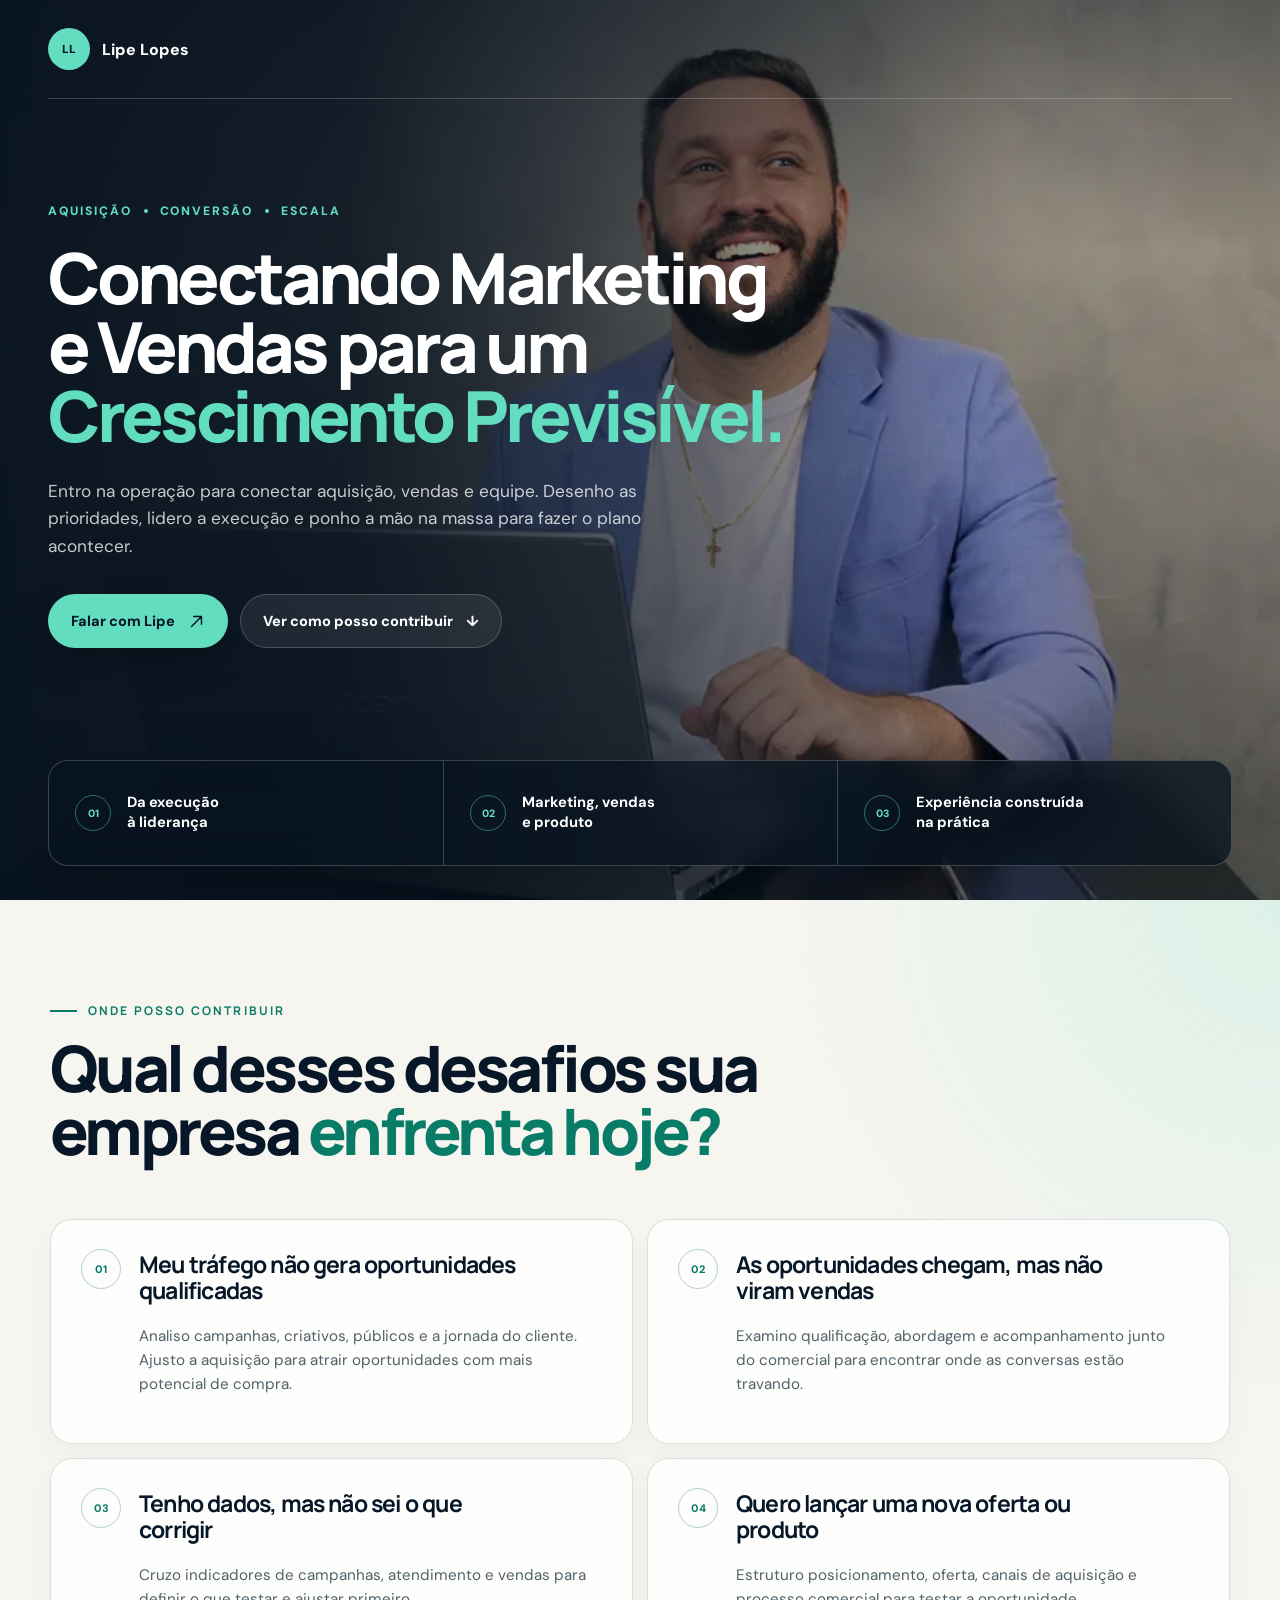
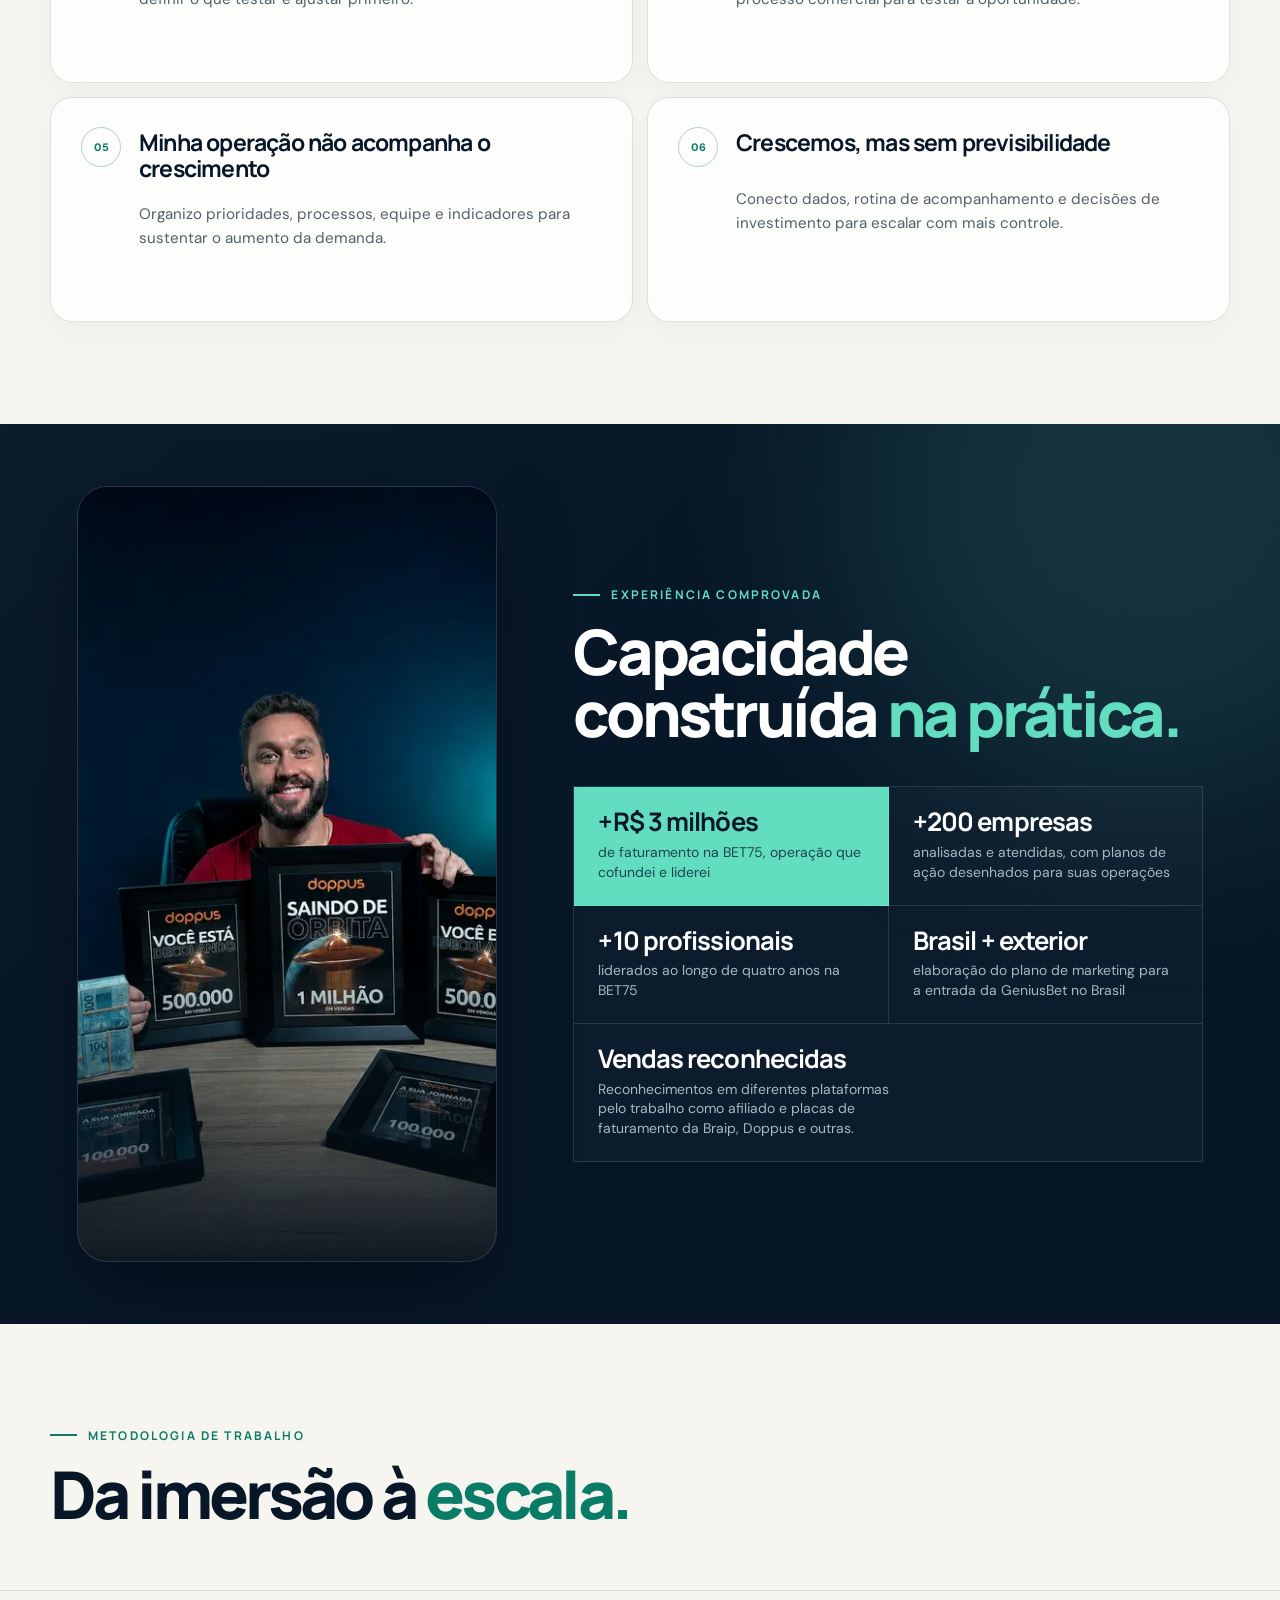
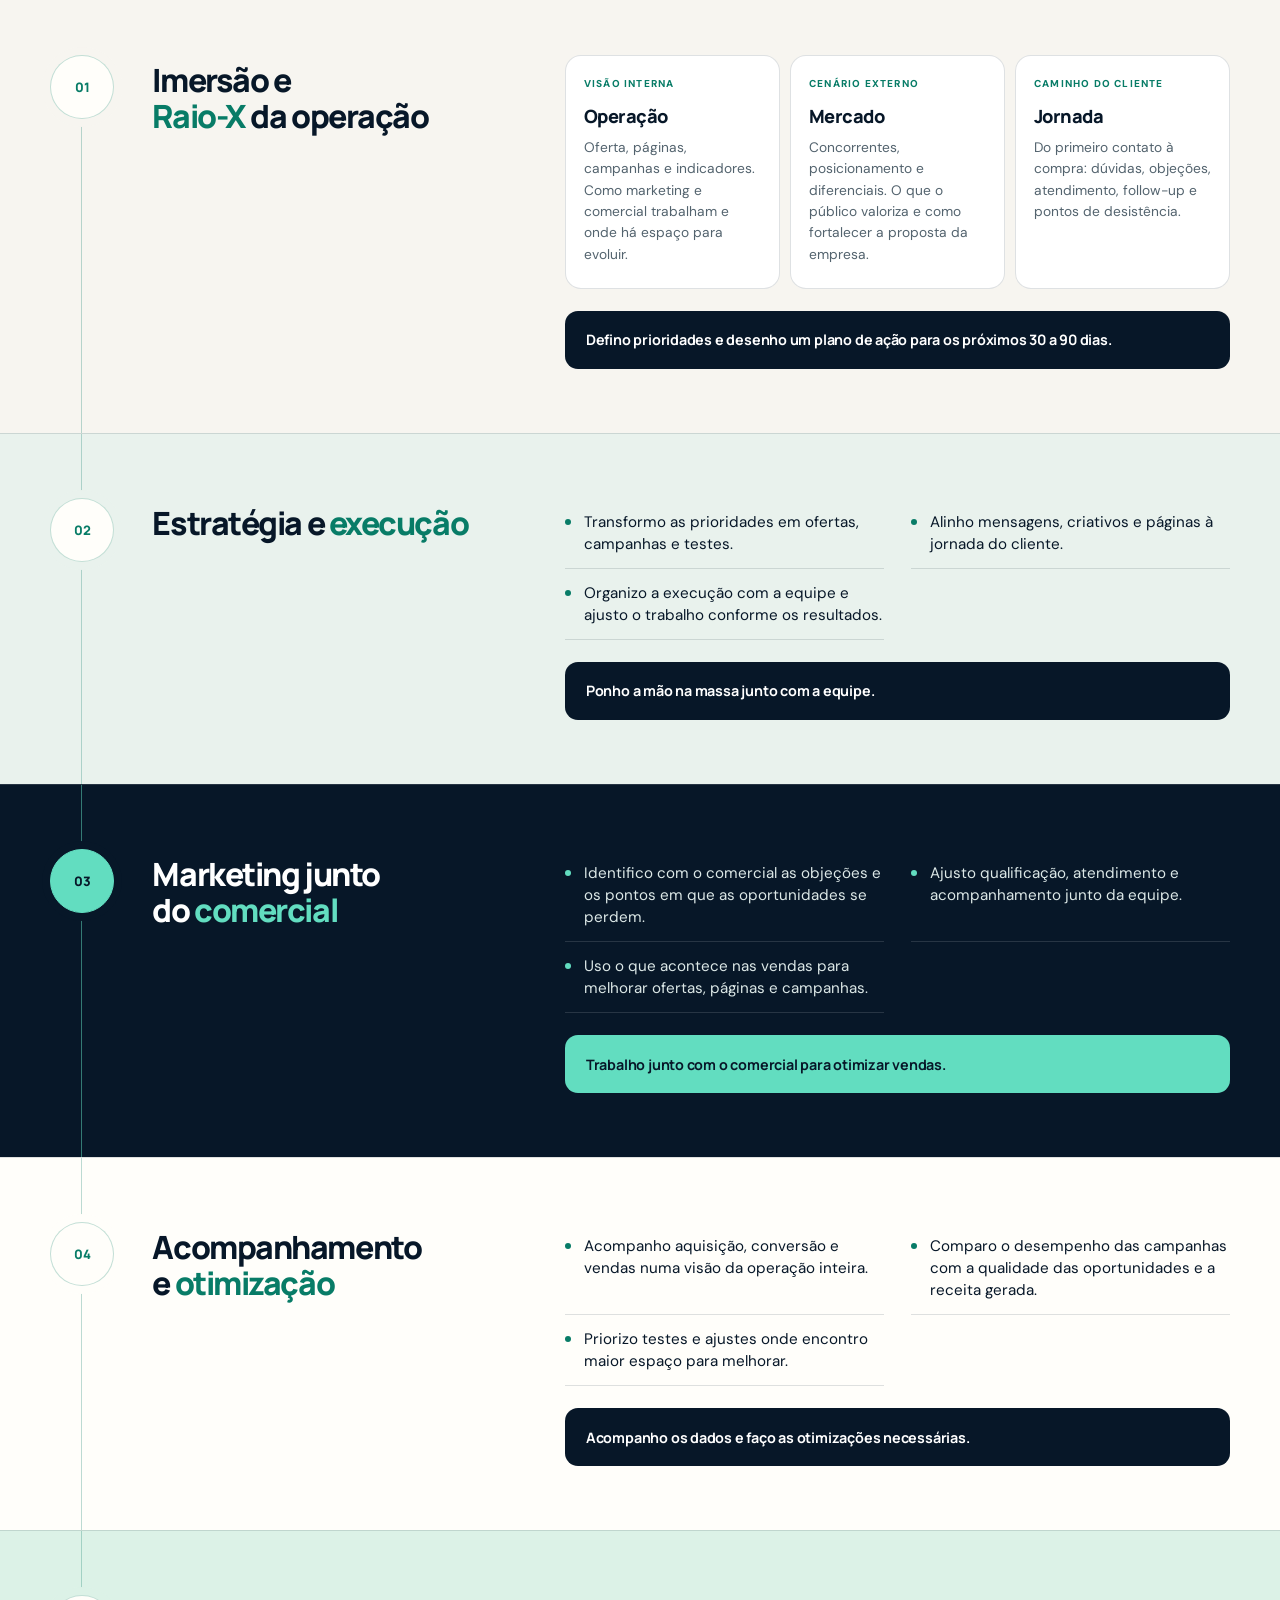
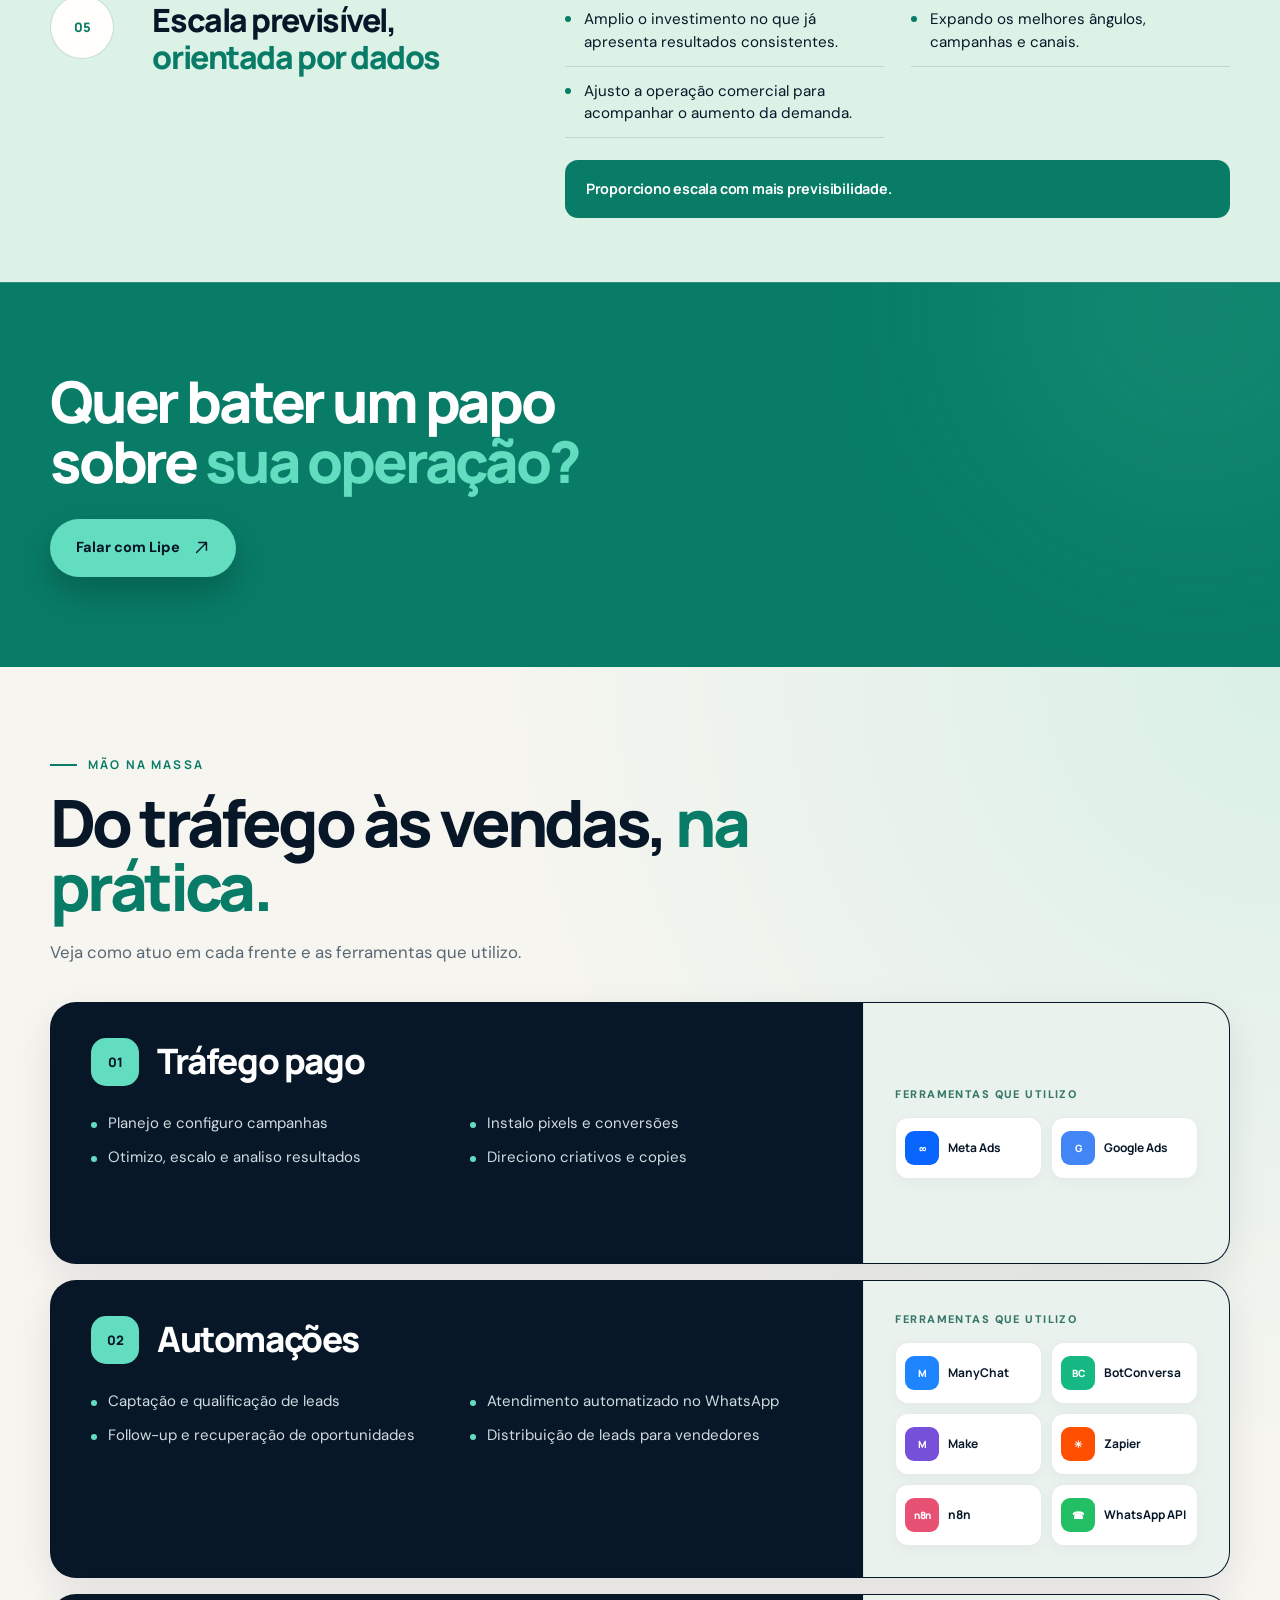
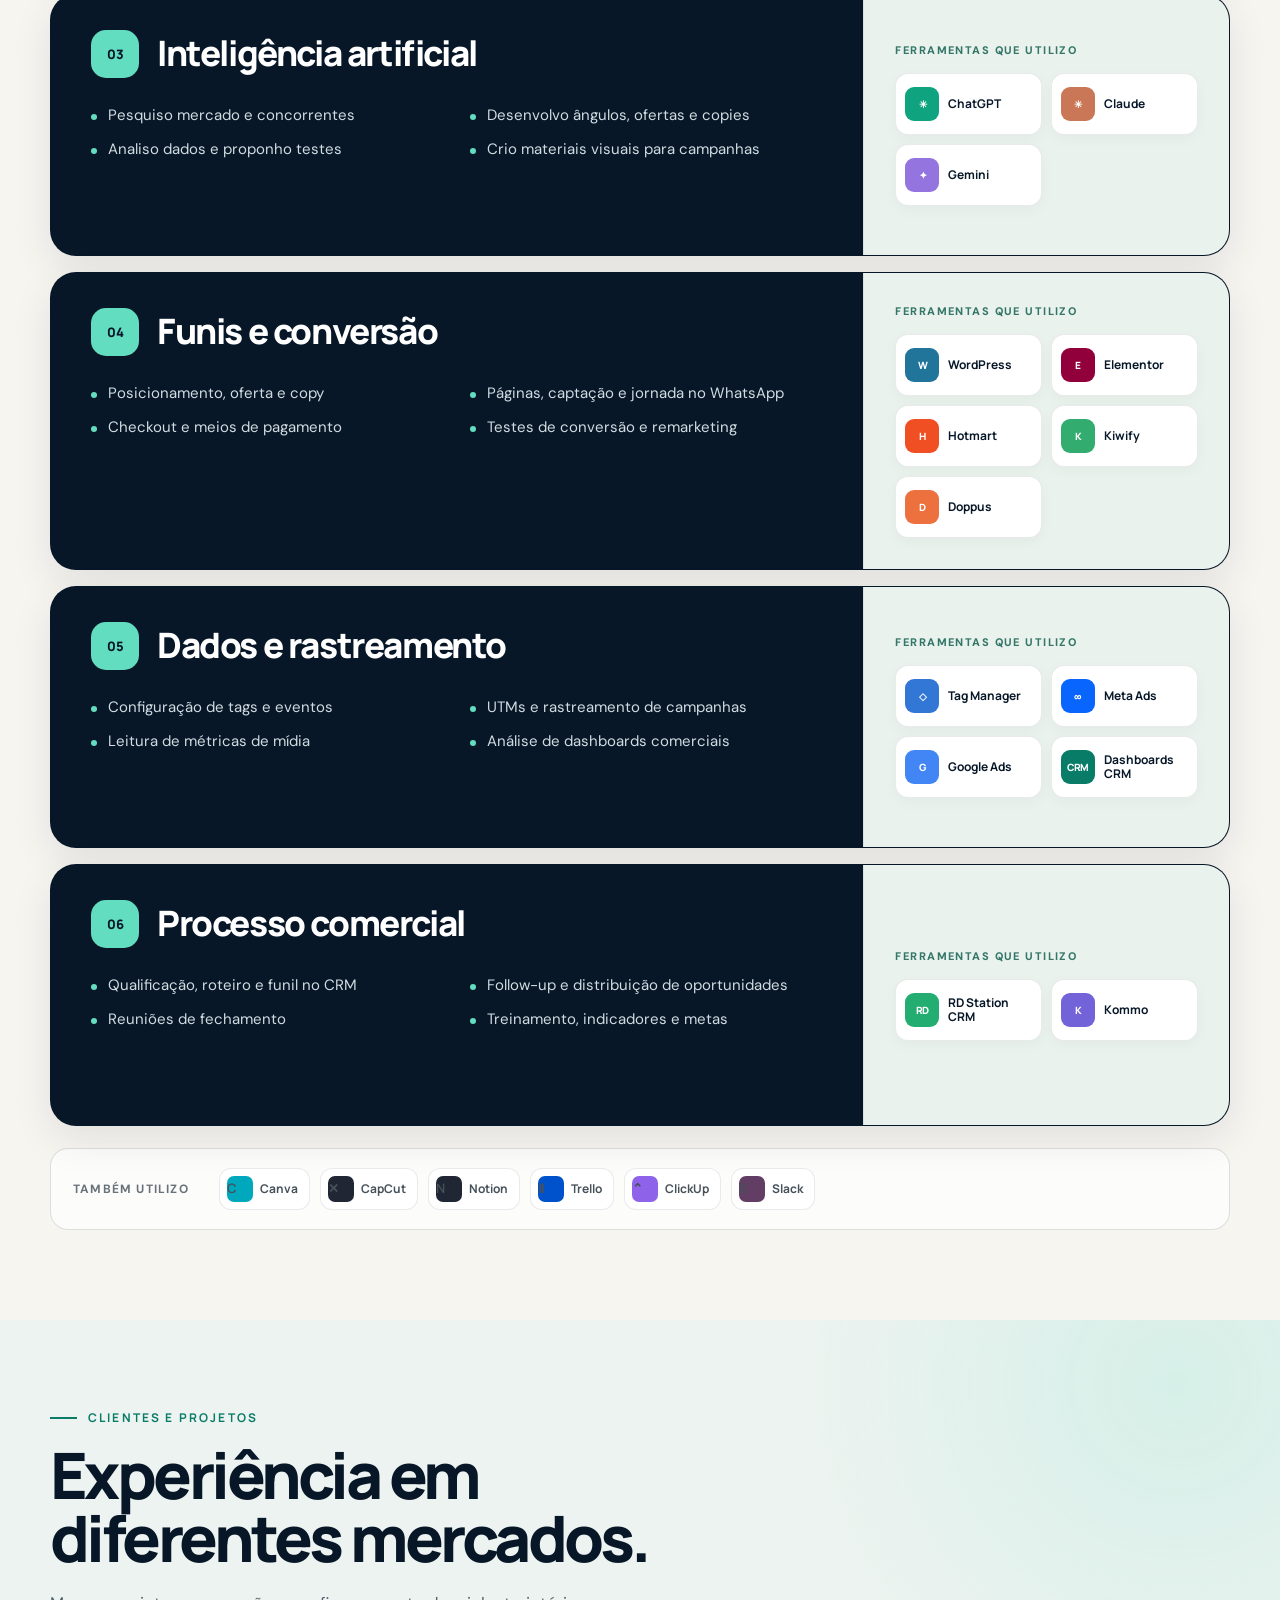
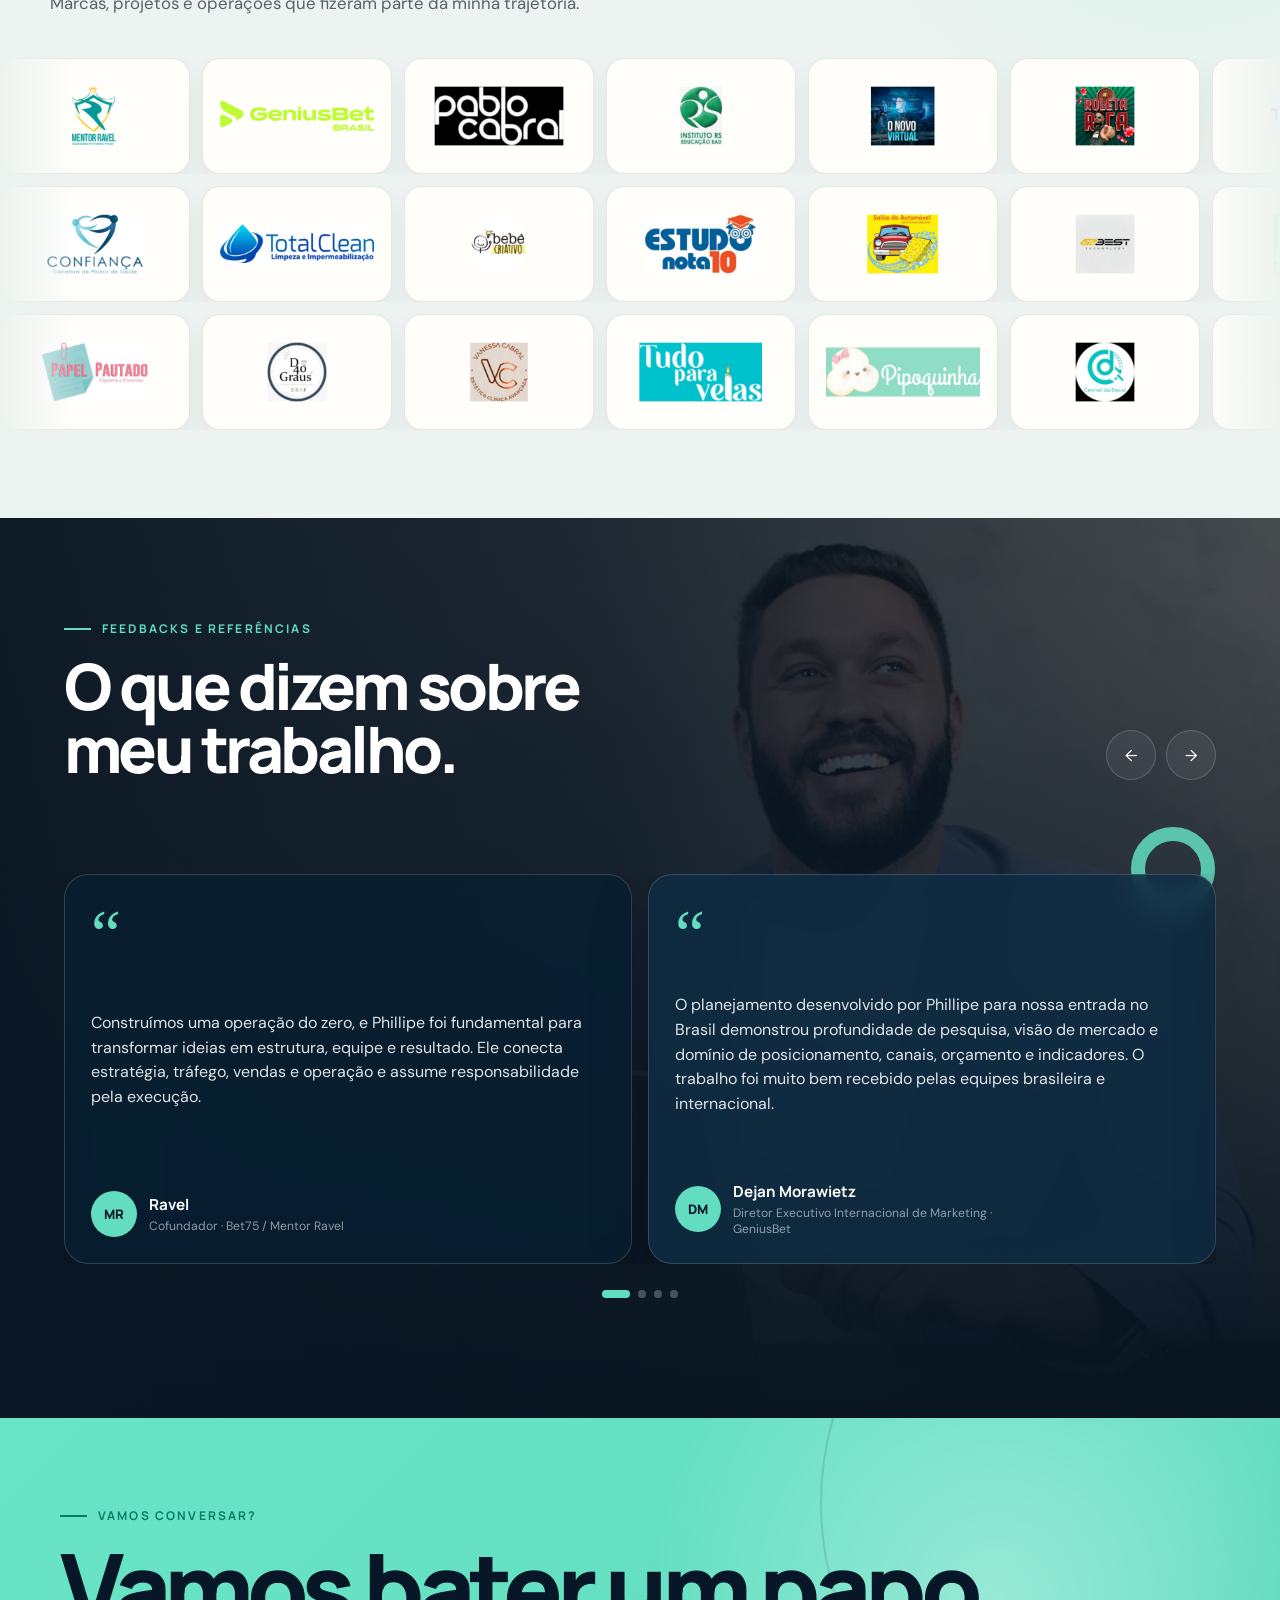
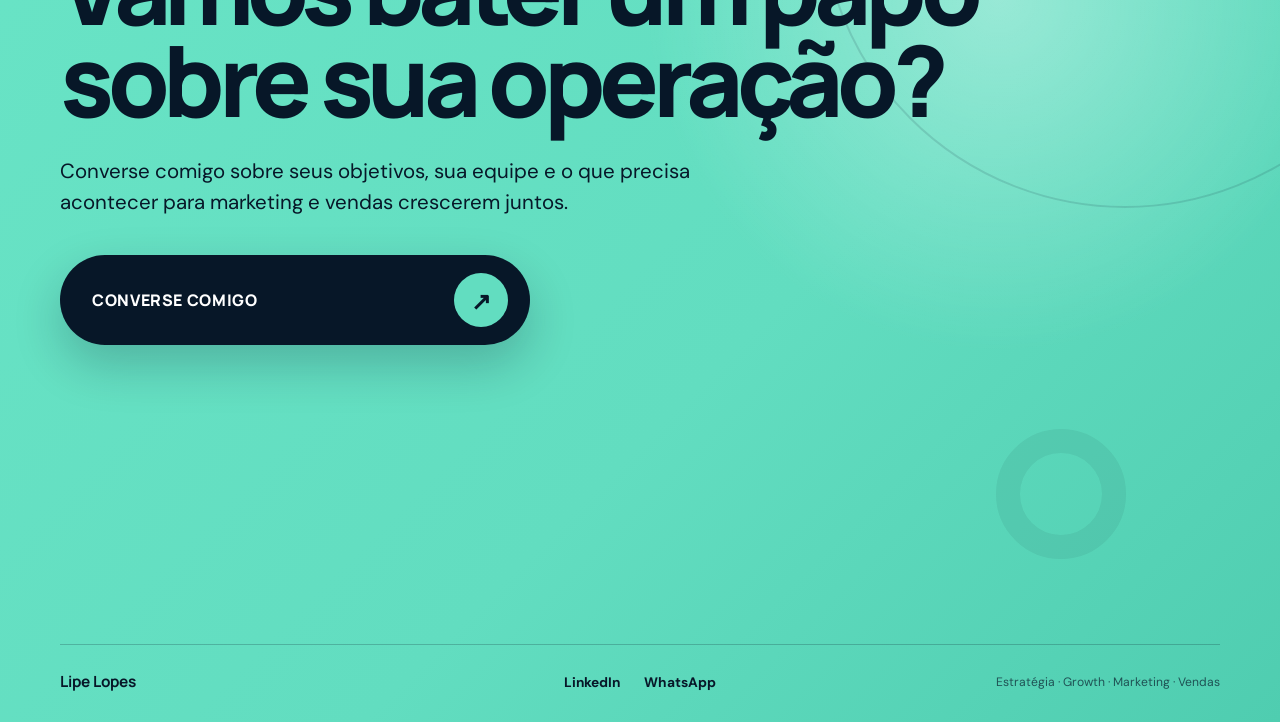
<file: index.html>
<!doctype html>
<html lang="pt-BR">
<head>
  <meta charset="utf-8">
  <meta name="viewport" content="width=device-width, initial-scale=1, viewport-fit=cover">
  <meta name="theme-color" content="#071728">
  <meta name="description" content="Lipe Lopes transforma gargalos de aquisição e vendas em crescimento estruturado, conectando tráfego pago, comercial, processos e equipe.">
  <meta name="robots" content="index, follow">
  <meta property="og:type" content="website"><meta property="og:locale" content="pt_BR">
  <meta property="og:title" content="Lipe Lopes | Growth, Marketing e Negócios">
  <meta property="og:description" content="Do diagnóstico à execução: aquisição, conversão, processos e escala.">
  <meta property="og:image" content="assets/images/lipe-hero-1600.webp"><meta name="twitter:card" content="summary_large_image">
  <title>Lipe Lopes | Growth, Marketing e Negócios</title>
  <link rel="icon" href="assets/favicon.svg" type="image/svg+xml">
  <link rel="preconnect" href="https://fonts.googleapis.com"><link rel="preconnect" href="https://fonts.gstatic.com" crossorigin>
  <link href="https://fonts.googleapis.com/css2?family=DM+Sans:wght@400;500;600;700&family=Manrope:wght@600;700;800&display=swap" rel="stylesheet">
  <link rel="preload" as="image" href="assets/images/lipe-hero-1600.webp" imagesrcset="assets/images/lipe-hero-900.webp 900w, assets/images/lipe-hero-1600.webp 1600w" imagesizes="100vw">
  <link rel="stylesheet" href="site-final.css?v=revisao-20260930">
  <script type="application/ld+json">{"@context":"https://schema.org","@type":"Person","name":"Lipe Lopes","alternateName":"Phillipe Lopes","jobTitle":"Executivo de Crescimento e Negócios Digitais","address":{"@type":"PostalAddress","addressLocality":"Feira de Santana","addressRegion":"BA","addressCountry":"BR"},"sameAs":["https://www.linkedin.com/in/phillipe-lopes-21628856/"],"knowsAbout":["Growth","Tráfego pago","Aquisição de clientes","Vendas","Automação","Inteligência artificial"]}</script>
</head>
<body>
  <a class="skip-link" href="#conteudo">Ir para o conteúdo</a>
  <main id="conteudo">
    <section class="lp-hero" id="inicio">
      <picture class="lp-hero__background" aria-hidden="true"><source media="(max-width:700px)" srcset="assets/images/lipe-hero-900.webp"><img src="assets/images/lipe-hero-1600.webp" alt="" width="1600" height="1066" fetchpriority="high"></picture>
      <div class="lp-hero__shade" aria-hidden="true"></div>
      <header class="lp-hero__header"><a class="lp-brand" href="#inicio" aria-label="Lipe Lopes — início"><span class="lp-brand__mark" aria-hidden="true">LL</span><span>Lipe Lopes</span></a></header>
      <div class="lp-hero__content reveal">
        <p class="lp-hero__eyebrow">Aquisição <span></span> Conversão <span></span> Escala</p>
        <h1>Conectando Marketing e Vendas para um <em>Crescimento Previsível.</em></h1>
        <p class="lp-hero__lead">Entro na operação para conectar aquisição, vendas e equipe. Desenho as prioridades, lidero a execução e ponho a mão na massa para fazer o plano acontecer.</p>
        <div class="lp-hero__actions"><a class="lp-button lp-button--mint" href="https://wa.me/5575992454549?text=Ol%C3%A1%2C%20Lipe!%20Quero%20conversar%20sobre%20minha%20opera%C3%A7%C3%A3o." target="_blank" rel="noopener noreferrer" data-cta="hero">Falar com Lipe <svg class="lp-button__arrow" aria-hidden="true" viewBox="0 0 24 24" fill="none"><path d="M5 19 19 5M8 5h11v11" stroke="currentColor" stroke-width="2" stroke-linecap="round" stroke-linejoin="round"/></svg></a><a class="lp-button lp-button--glass" href="#gargalos">Ver como posso contribuir <span aria-hidden="true">↓</span></a></div>
      </div>
      <div class="lp-hero__rail reveal" aria-label="Resumo da trajetória profissional"><article><span>01</span><strong>Da execução<br> à liderança</strong></article><article><span>02</span><strong>Marketing, vendas<br> e produto</strong></article><article><span>03</span><strong>Experiência construída<br> na prática</strong></article></div>
    </section>

    <section class="lp-gargalos" id="gargalos" aria-labelledby="gargalos-title"><div class="lp-shell">
      <header class="lp-gargalos__header reveal"><p class="lp-eyebrow">Onde posso contribuir</p><h2 id="gargalos-title">Qual desses desafios sua empresa <em>enfrenta hoje?</em></h2></header>
      <div class="lp-gargalos__grid">
        <article class="lp-problem lp-problem--static reveal"><div class="lp-problem__heading"><span class="lp-problem__number">01</span><h3>Meu tráfego não gera oportunidades qualificadas</h3></div><p>Analiso campanhas, criativos, públicos e a jornada do cliente. Ajusto a aquisição para atrair oportunidades com mais potencial de compra.</p></article>
        <article class="lp-problem lp-problem--static reveal"><div class="lp-problem__heading"><span class="lp-problem__number">02</span><h3>As oportunidades chegam, mas não viram vendas</h3></div><p>Examino qualificação, abordagem e acompanhamento junto do comercial para encontrar onde as conversas estão travando.</p></article>
        <article class="lp-problem lp-problem--static reveal"><div class="lp-problem__heading"><span class="lp-problem__number">03</span><h3>Tenho dados, mas não sei o que corrigir</h3></div><p>Cruzo indicadores de campanhas, atendimento e vendas para definir o que testar e ajustar primeiro.</p></article>
        <article class="lp-problem lp-problem--static reveal"><div class="lp-problem__heading"><span class="lp-problem__number">04</span><h3>Quero lançar uma nova oferta ou produto</h3></div><p>Estruturo posicionamento, oferta, canais de aquisição e processo comercial para testar a oportunidade.</p></article>
        <article class="lp-problem lp-problem--static reveal"><div class="lp-problem__heading"><span class="lp-problem__number">05</span><h3>Minha operação não acompanha o crescimento</h3></div><p>Organizo prioridades, processos, equipe e indicadores para sustentar o aumento da demanda.</p></article>
        <article class="lp-problem lp-problem--static reveal"><div class="lp-problem__heading"><span class="lp-problem__number">06</span><h3>Crescemos, mas sem previsibilidade</h3></div><p>Conecto dados, rotina de acompanhamento e decisões de investimento para escalar com mais controle.</p></article>
      </div>
    </div></section>

    <section class="lp-impact" id="resultados" aria-labelledby="resultados-title"><div class="lp-impact__glow" aria-hidden="true"></div><div class="lp-impact__inner">
      <figure class="lp-impact__photo reveal"><picture><source media="(max-width:680px)" srcset="assets/images/lipe-resultados-harmonizada-600.webp"><img src="assets/images/lipe-resultados-harmonizada-1000.webp" alt="Lipe Lopes com placas de premiação por resultados alcançados" width="1000" height="1333" loading="lazy"></picture></figure>
      <div class="lp-impact__content reveal"><header><p class="lp-eyebrow lp-eyebrow--mint">Experiência comprovada</p><h2 id="resultados-title">Capacidade construída <em>na prática.</em></h2></header><div class="lp-evidence-grid"><article class="lp-evidence lp-evidence--primary"><strong>+R$ 3 milhões</strong><p>de faturamento na BET75, operação que cofundei e liderei</p></article><article class="lp-evidence"><strong>+200 empresas</strong><p>analisadas e atendidas, com planos de ação desenhados para suas operações</p></article><article class="lp-evidence"><strong>+10 profissionais</strong><p>liderados ao longo de quatro anos na BET75</p></article><article class="lp-evidence"><strong>Brasil + exterior</strong><p>elaboração do plano de marketing para a entrada da GeniusBet no Brasil</p></article><article class="lp-evidence lp-evidence--wide"><strong>Vendas reconhecidas</strong><p>Reconhecimentos em diferentes plataformas pelo trabalho como afiliado e placas de faturamento da Braip, Doppus e outras.</p></article></div></div>
    </div></section>

    <section class="lp-method" id="processo" aria-labelledby="processo-title">
      <header class="lp-method__header lp-shell reveal">
        <p class="lp-eyebrow">Metodologia de trabalho</p>
        <h2 id="processo-title">Da imersão à <em>escala.</em></h2>
      </header>
      <div class="lp-method__flow">
        <article class="lp-method__step lp-method__step--xray">
          <div class="lp-method__row lp-shell">
            <div class="lp-method__marker" aria-hidden="true"><span>01</span></div>
            <h3>Imersão e <em>Raio-X</em> da operação</h3>
            <div class="lp-method__body">
              <div class="lp-method__areas">
                <div class="lp-method__area"><small>Visão interna</small><h4>Operação</h4><p>Oferta, páginas, campanhas e indicadores. Como marketing e comercial trabalham e onde há espaço para evoluir.</p></div>
                <div class="lp-method__area"><small>Cenário externo</small><h4>Mercado</h4><p>Concorrentes, posicionamento e diferenciais. O que o público valoriza e como fortalecer a proposta da empresa.</p></div>
                <div class="lp-method__area"><small>Caminho do cliente</small><h4>Jornada</h4><p>Do primeiro contato à compra: dúvidas, objeções, atendimento, follow-up e pontos de desistência.</p></div>
              </div>
              <div class="lp-method__highlight"><strong>Defino prioridades e desenho um plano de ação para os próximos 30 a 90 dias.</strong></div>
            </div>
          </div>
        </article>
        <article class="lp-method__step lp-method__step--execution">
          <div class="lp-method__row lp-shell">
            <div class="lp-method__marker" aria-hidden="true"><span>02</span></div>
            <h3>Estratégia e <em>execução</em></h3>
            <div class="lp-method__body">
              <ul class="lp-method__points"><li>Transformo as prioridades em ofertas, campanhas e testes.</li><li>Alinho mensagens, criativos e páginas à jornada do cliente.</li><li>Organizo a execução com a equipe e ajusto o trabalho conforme os resultados.</li></ul>
              <div class="lp-method__highlight"><strong>Ponho a mão na massa junto com a equipe.</strong></div>
            </div>
          </div>
        </article>
        <article class="lp-method__step lp-method__step--sales">
          <div class="lp-method__row lp-shell">
            <div class="lp-method__marker" aria-hidden="true"><span>03</span></div>
            <h3>Marketing junto do <em>comercial</em></h3>
            <div class="lp-method__body">
              <ul class="lp-method__points"><li>Identifico com o comercial as objeções e os pontos em que as oportunidades se perdem.</li><li>Ajusto qualificação, atendimento e acompanhamento junto da equipe.</li><li>Uso o que acontece nas vendas para melhorar ofertas, páginas e campanhas.</li></ul>
              <div class="lp-method__highlight"><strong>Trabalho junto com o comercial para otimizar vendas.</strong></div>
            </div>
          </div>
        </article>
        <article class="lp-method__step lp-method__step--optimization">
          <div class="lp-method__row lp-shell">
            <div class="lp-method__marker" aria-hidden="true"><span>04</span></div>
            <h3>Acompanhamento e <em>otimização</em></h3>
            <div class="lp-method__body">
              <ul class="lp-method__points"><li>Acompanho aquisição, conversão e vendas numa visão da operação inteira.</li><li>Comparo o desempenho das campanhas com a qualidade das oportunidades e a receita gerada.</li><li>Priorizo testes e ajustes onde encontro maior espaço para melhorar.</li></ul>
              <div class="lp-method__highlight"><strong>Acompanho os dados e faço as otimizações necessárias.</strong></div>
            </div>
          </div>
        </article>
        <article class="lp-method__step lp-method__step--scale">
          <div class="lp-method__row lp-shell">
            <div class="lp-method__marker" aria-hidden="true"><span>05</span></div>
            <h3>Escala previsível, <em>orientada por dados</em></h3>
            <div class="lp-method__body">
              <ul class="lp-method__points"><li>Amplio o investimento no que já apresenta resultados consistentes.</li><li>Expando os melhores ângulos, campanhas e canais.</li><li>Ajusto a operação comercial para acompanhar o aumento da demanda.</li></ul>
              <div class="lp-method__highlight"><strong>Proporciono escala com mais previsibilidade.</strong></div>
            </div>
          </div>
        </article>
      </div>
    </section>

    <section class="lp-method-cta" aria-labelledby="method-cta-title"><div class="lp-shell lp-method-cta__inner reveal">
      <h2 id="method-cta-title">Quer bater um papo sobre <em>sua operação?</em></h2>
      <a class="lp-button lp-button--mint" href="https://wa.me/5575992454549?text=Ol%C3%A1%2C%20Lipe!%20Quero%20conversar%20sobre%20minha%20opera%C3%A7%C3%A3o." target="_blank" rel="noopener noreferrer" data-cta="metodologia">Falar com Lipe <svg class="lp-button__arrow" aria-hidden="true" viewBox="0 0 24 24" fill="none"><path d="M5 19 19 5M8 5h11v11" stroke="currentColor" stroke-width="2" stroke-linecap="round" stroke-linejoin="round"/></svg></a>
    </div></section>

    <section class="lp-practice" id="pratica" aria-labelledby="pratica-title"><div class="lp-shell">
      <header class="lp-practice__header reveal"><p class="lp-eyebrow">Mão na massa</p><h2 id="pratica-title">Do tráfego às vendas, <em>na prática.</em></h2><p class="lp-practice__intro">Veja como atuo em cada frente e as ferramentas que utilizo.</p></header>
      <div class="lp-practice-list"><article class="lp-practice-card reveal" aria-labelledby="practice-01">
        <div class="lp-practice-card__copy"><div class="lp-practice-card__heading"><span class="lp-practice-card__number">01</span><h3 id="practice-01">Tráfego pago</h3></div><ul><li>Planejo e configuro campanhas</li><li>Instalo pixels e conversões</li><li>Otimizo, escalo e analiso resultados</li><li>Direciono criativos e copies</li></ul></div>
        <div class="lp-practice-card__tools"><p>Ferramentas que utilizo</p><div class="lp-tool-grid"><span class="lp-tool"><span class="lp-brand-icon" style="--logo-color:#0866ff" aria-hidden="true"><span class="lp-brand-icon__fallback">∞</span><img src="https://www.google.com/s2/favicons?domain=facebook.com&amp;sz=64" alt="" loading="lazy" onerror="this.remove()"></span><b>Meta Ads</b></span><span class="lp-tool"><span class="lp-brand-icon" style="--logo-color:#4285f4" aria-hidden="true"><span class="lp-brand-icon__fallback">G</span><img src="https://www.google.com/s2/favicons?domain=ads.google.com&amp;sz=64" alt="" loading="lazy" onerror="this.remove()"></span><b>Google Ads</b></span></div></div>
      </article><article class="lp-practice-card reveal" aria-labelledby="practice-02">
        <div class="lp-practice-card__copy"><div class="lp-practice-card__heading"><span class="lp-practice-card__number">02</span><h3 id="practice-02">Automações</h3></div><ul><li>Captação e qualificação de leads</li><li>Atendimento automatizado no WhatsApp</li><li>Follow-up e recuperação de oportunidades</li><li>Distribuição de leads para vendedores</li></ul></div>
        <div class="lp-practice-card__tools"><p>Ferramentas que utilizo</p><div class="lp-tool-grid"><span class="lp-tool"><span class="lp-brand-icon" style="--logo-color:#1f85ff" aria-hidden="true"><span class="lp-brand-icon__fallback">M</span><img src="https://www.google.com/s2/favicons?domain=manychat.com&amp;sz=64" alt="" loading="lazy" onerror="this.remove()"></span><b>ManyChat</b></span><span class="lp-tool"><span class="lp-brand-icon" style="--logo-color:#16b883" aria-hidden="true"><span class="lp-brand-icon__fallback">BC</span><img src="https://www.google.com/s2/favicons?domain=botconversa.com.br&amp;sz=64" alt="" loading="lazy" onerror="this.remove()"></span><b>BotConversa</b></span><span class="lp-tool"><span class="lp-brand-icon" style="--logo-color:#7650d9" aria-hidden="true"><span class="lp-brand-icon__fallback">M</span><img src="https://www.google.com/s2/favicons?domain=make.com&amp;sz=64" alt="" loading="lazy" onerror="this.remove()"></span><b>Make</b></span><span class="lp-tool"><span class="lp-brand-icon" style="--logo-color:#ff4f00" aria-hidden="true"><span class="lp-brand-icon__fallback">✳</span><img src="https://www.google.com/s2/favicons?domain=zapier.com&amp;sz=64" alt="" loading="lazy" onerror="this.remove()"></span><b>Zapier</b></span><span class="lp-tool"><span class="lp-brand-icon" style="--logo-color:#e75173" aria-hidden="true"><span class="lp-brand-icon__fallback">n8n</span><img src="https://www.google.com/s2/favicons?domain=n8n.io&amp;sz=64" alt="" loading="lazy" onerror="this.remove()"></span><b>n8n</b></span><span class="lp-tool"><span class="lp-brand-icon" style="--logo-color:#23bf65" aria-hidden="true"><span class="lp-brand-icon__fallback">☎</span><img src="https://www.google.com/s2/favicons?domain=whatsapp.com&amp;sz=64" alt="" loading="lazy" onerror="this.remove()"></span><b>WhatsApp API</b></span></div></div>
      </article><article class="lp-practice-card reveal" aria-labelledby="practice-03">
        <div class="lp-practice-card__copy"><div class="lp-practice-card__heading"><span class="lp-practice-card__number">03</span><h3 id="practice-03">Inteligência artificial</h3></div><ul><li>Pesquiso mercado e concorrentes</li><li>Desenvolvo ângulos, ofertas e copies</li><li>Analiso dados e proponho testes</li><li>Crio materiais visuais para campanhas</li></ul></div>
        <div class="lp-practice-card__tools"><p>Ferramentas que utilizo</p><div class="lp-tool-grid"><span class="lp-tool"><span class="lp-brand-icon" style="--logo-color:#10a37f" aria-hidden="true"><span class="lp-brand-icon__fallback">✳</span><img src="https://www.google.com/s2/favicons?domain=openai.com&amp;sz=64" alt="" loading="lazy" onerror="this.remove()"></span><b>ChatGPT</b></span><span class="lp-tool"><span class="lp-brand-icon" style="--logo-color:#ca7757" aria-hidden="true"><span class="lp-brand-icon__fallback">✳</span><img src="https://www.google.com/s2/favicons?domain=claude.ai&amp;sz=64" alt="" loading="lazy" onerror="this.remove()"></span><b>Claude</b></span><span class="lp-tool"><span class="lp-brand-icon" style="--logo-color:#9474df" aria-hidden="true"><span class="lp-brand-icon__fallback">✦</span><img src="https://www.google.com/s2/favicons?domain=gemini.google.com&amp;sz=64" alt="" loading="lazy" onerror="this.remove()"></span><b>Gemini</b></span></div></div>
      </article><article class="lp-practice-card reveal" aria-labelledby="practice-04">
        <div class="lp-practice-card__copy"><div class="lp-practice-card__heading"><span class="lp-practice-card__number">04</span><h3 id="practice-04">Funis e conversão</h3></div><ul><li>Posicionamento, oferta e copy</li><li>Páginas, captação e jornada no WhatsApp</li><li>Checkout e meios de pagamento</li><li>Testes de conversão e remarketing</li></ul></div>
        <div class="lp-practice-card__tools"><p>Ferramentas que utilizo</p><div class="lp-tool-grid"><span class="lp-tool"><span class="lp-brand-icon" style="--logo-color:#21759b" aria-hidden="true"><span class="lp-brand-icon__fallback">W</span><img src="https://www.google.com/s2/favicons?domain=wordpress.org&amp;sz=64" alt="" loading="lazy" onerror="this.remove()"></span><b>WordPress</b></span><span class="lp-tool"><span class="lp-brand-icon" style="--logo-color:#92003b" aria-hidden="true"><span class="lp-brand-icon__fallback">E</span><img src="https://www.google.com/s2/favicons?domain=elementor.com&amp;sz=64" alt="" loading="lazy" onerror="this.remove()"></span><b>Elementor</b></span><span class="lp-tool"><span class="lp-brand-icon" style="--logo-color:#f04e23" aria-hidden="true"><span class="lp-brand-icon__fallback">H</span><img src="https://www.google.com/s2/favicons?domain=hotmart.com&amp;sz=64" alt="" loading="lazy" onerror="this.remove()"></span><b>Hotmart</b></span><span class="lp-tool"><span class="lp-brand-icon" style="--logo-color:#32ad6f" aria-hidden="true"><span class="lp-brand-icon__fallback">K</span><img src="https://www.google.com/s2/favicons?domain=kiwify.com.br&amp;sz=64" alt="" loading="lazy" onerror="this.remove()"></span><b>Kiwify</b></span><span class="lp-tool"><span class="lp-brand-icon" style="--logo-color:#ed713e" aria-hidden="true"><span class="lp-brand-icon__fallback">D</span><img src="https://www.google.com/s2/favicons?domain=doppus.com&amp;sz=64" alt="" loading="lazy" onerror="this.remove()"></span><b>Doppus</b></span></div></div>
      </article><article class="lp-practice-card reveal" aria-labelledby="practice-05">
        <div class="lp-practice-card__copy"><div class="lp-practice-card__heading"><span class="lp-practice-card__number">05</span><h3 id="practice-05">Dados e rastreamento</h3></div><ul><li>Configuração de tags e eventos</li><li>UTMs e rastreamento de campanhas</li><li>Leitura de métricas de mídia</li><li>Análise de dashboards comerciais</li></ul></div>
        <div class="lp-practice-card__tools"><p>Ferramentas que utilizo</p><div class="lp-tool-grid"><span class="lp-tool"><span class="lp-brand-icon" style="--logo-color:#3277d6" aria-hidden="true"><span class="lp-brand-icon__fallback">◇</span><img src="https://www.google.com/s2/favicons?domain=tagmanager.google.com&amp;sz=64" alt="" loading="lazy" onerror="this.remove()"></span><b>Tag Manager</b></span><span class="lp-tool"><span class="lp-brand-icon" style="--logo-color:#0866ff" aria-hidden="true"><span class="lp-brand-icon__fallback">∞</span><img src="https://www.google.com/s2/favicons?domain=facebook.com&amp;sz=64" alt="" loading="lazy" onerror="this.remove()"></span><b>Meta Ads</b></span><span class="lp-tool"><span class="lp-brand-icon" style="--logo-color:#4285f4" aria-hidden="true"><span class="lp-brand-icon__fallback">G</span><img src="https://www.google.com/s2/favicons?domain=ads.google.com&amp;sz=64" alt="" loading="lazy" onerror="this.remove()"></span><b>Google Ads</b></span><span class="lp-tool"><span class="lp-brand-icon" style="--logo-color:#087c67" aria-hidden="true"><span class="lp-brand-icon__fallback">CRM</span></span><b>Dashboards CRM</b></span></div></div>
      </article><article class="lp-practice-card reveal" aria-labelledby="practice-06">
        <div class="lp-practice-card__copy"><div class="lp-practice-card__heading"><span class="lp-practice-card__number">06</span><h3 id="practice-06">Processo comercial</h3></div><ul><li>Qualificação, roteiro e funil no CRM</li><li>Follow-up e distribuição de oportunidades</li><li>Reuniões de fechamento</li><li>Treinamento, indicadores e metas</li></ul></div>
        <div class="lp-practice-card__tools"><p>Ferramentas que utilizo</p><div class="lp-tool-grid"><span class="lp-tool"><span class="lp-brand-icon" style="--logo-color:#24ad71" aria-hidden="true"><span class="lp-brand-icon__fallback">RD</span><img src="https://www.google.com/s2/favicons?domain=rdstation.com&amp;sz=64" alt="" loading="lazy" onerror="this.remove()"></span><b>RD Station CRM</b></span><span class="lp-tool"><span class="lp-brand-icon" style="--logo-color:#7264d8" aria-hidden="true"><span class="lp-brand-icon__fallback">K</span><img src="https://www.google.com/s2/favicons?domain=kommo.com&amp;sz=64" alt="" loading="lazy" onerror="this.remove()"></span><b>Kommo</b></span></div></div>
      </article></div>
      <div class="lp-more-tools"><p>Também utilizo</p><div><span class="lp-extra-tool"><span class="lp-brand-icon" style="--logo-color:#00a8bd" aria-hidden="true"><span class="lp-brand-icon__fallback">C</span><img src="https://www.google.com/s2/favicons?domain=canva.com&amp;sz=64" alt="" loading="lazy" onerror="this.remove()"></span><b>Canva</b></span><span class="lp-extra-tool"><span class="lp-brand-icon" style="--logo-color:#202633" aria-hidden="true"><span class="lp-brand-icon__fallback">✕</span><img src="https://www.google.com/s2/favicons?domain=capcut.com&amp;sz=64" alt="" loading="lazy" onerror="this.remove()"></span><b>CapCut</b></span><span class="lp-extra-tool"><span class="lp-brand-icon" style="--logo-color:#202633" aria-hidden="true"><span class="lp-brand-icon__fallback">N</span><img src="https://www.google.com/s2/favicons?domain=notion.so&amp;sz=64" alt="" loading="lazy" onerror="this.remove()"></span><b>Notion</b></span><span class="lp-extra-tool"><span class="lp-brand-icon" style="--logo-color:#0052cc" aria-hidden="true"><span class="lp-brand-icon__fallback">Ⅱ</span><img src="https://www.google.com/s2/favicons?domain=trello.com&amp;sz=64" alt="" loading="lazy" onerror="this.remove()"></span><b>Trello</b></span><span class="lp-extra-tool"><span class="lp-brand-icon" style="--logo-color:#8e63e9" aria-hidden="true"><span class="lp-brand-icon__fallback">⌃</span><img src="https://www.google.com/s2/favicons?domain=clickup.com&amp;sz=64" alt="" loading="lazy" onerror="this.remove()"></span><b>ClickUp</b></span><span class="lp-extra-tool"><span class="lp-brand-icon" style="--logo-color:#633e64" aria-hidden="true"><span class="lp-brand-icon__fallback">S</span><img src="https://www.google.com/s2/favicons?domain=slack.com&amp;sz=64" alt="" loading="lazy" onerror="this.remove()"></span><b>Slack</b></span></div></div>
    </div></section>

    <section class="lp-brands" id="clientes" aria-labelledby="clientes-title"><div class="lp-shell"><header class="lp-brands__header reveal"><p class="lp-eyebrow">Clientes e projetos</p><h2 id="clientes-title">Experiência em diferentes mercados.</h2><p>Marcas, projetos e operações que fizeram parte da minha trajetória.</p></header></div><div class="lp-logo-wall" aria-label="Marcas, clientes e projetos">
      <div class="lp-marquee-row"><div class="lp-marquee-track"><div class="lp-brand-tile"><img src="assets/logos/normalized/mentor-ravel.png" alt="Mentor Ravel"></div><div class="lp-brand-tile"><img src="assets/logos/normalized/geniusbet.png" alt="GeniusBet Brasil"></div><div class="lp-brand-tile"><img src="assets/logos/normalized/agencia-pablo-cabral.png" alt="Agência Pablo Cabral"></div><div class="lp-brand-tile"><img src="assets/logos/normalized/instituto-rs.png" alt="Instituto RS"></div><div class="lp-brand-tile"><img src="assets/logos/normalized/novo-virtual.png" alt="O Novo Virtual"></div><div class="lp-brand-tile"><img src="assets/logos/normalized/roleta-rica.png" alt="Roleta Rica"></div><div class="lp-brand-tile"><img src="assets/logos/normalized/teotai.png" alt="Teotai"></div><div class="lp-brand-tile"><img src="assets/logos/normalized/primpet.png" alt="Primpet"></div><div class="lp-brand-tile"><img src="assets/logos/normalized/bernardo.png" alt="Dr. Bernardo Crisostomo"></div><div class="lp-brand-tile" aria-hidden="true"><img src="assets/logos/normalized/mentor-ravel.png" alt=""></div><div class="lp-brand-tile" aria-hidden="true"><img src="assets/logos/normalized/geniusbet.png" alt=""></div><div class="lp-brand-tile" aria-hidden="true"><img src="assets/logos/normalized/agencia-pablo-cabral.png" alt=""></div><div class="lp-brand-tile" aria-hidden="true"><img src="assets/logos/normalized/instituto-rs.png" alt=""></div><div class="lp-brand-tile" aria-hidden="true"><img src="assets/logos/normalized/novo-virtual.png" alt=""></div><div class="lp-brand-tile" aria-hidden="true"><img src="assets/logos/normalized/roleta-rica.png" alt=""></div><div class="lp-brand-tile" aria-hidden="true"><img src="assets/logos/normalized/teotai.png" alt=""></div><div class="lp-brand-tile" aria-hidden="true"><img src="assets/logos/normalized/primpet.png" alt=""></div><div class="lp-brand-tile" aria-hidden="true"><img src="assets/logos/normalized/bernardo.png" alt=""></div></div></div>
      <div class="lp-marquee-row lp-marquee-row--reverse"><div class="lp-marquee-track"><div class="lp-brand-tile"><img src="assets/logos/normalized/confianca.png" alt="Confiança Corretora"></div><div class="lp-brand-tile"><img src="assets/logos/normalized/totalclean.png" alt="TotalClean"></div><div class="lp-brand-tile"><img src="assets/logos/normalized/bebe-criativo.png" alt="Bebê Criativo"></div><div class="lp-brand-tile"><img src="assets/logos/normalized/estudo-nota-10.png" alt="Estudo Nota 10"></div><div class="lp-brand-tile"><img src="assets/logos/normalized/salao-automovel.png" alt="Salão do Automóvel"></div><div class="lp-brand-tile"><img src="assets/logos/normalized/29best.png" alt="29 Best Technology"></div><div class="lp-brand-tile"><img src="assets/logos/normalized/busque-plano.png" alt="Busque Plano de Saúde"></div><div class="lp-brand-tile"><img src="assets/logos/normalized/atacado-unicornio.png" alt="Atacado Unicórnio"></div><div class="lp-brand-tile"><img src="assets/logos/normalized/papelaria-unicornio.png" alt="Papelaria Unicórnio"></div><div class="lp-brand-tile" aria-hidden="true"><img src="assets/logos/normalized/confianca.png" alt=""></div><div class="lp-brand-tile" aria-hidden="true"><img src="assets/logos/normalized/totalclean.png" alt=""></div><div class="lp-brand-tile" aria-hidden="true"><img src="assets/logos/normalized/bebe-criativo.png" alt=""></div><div class="lp-brand-tile" aria-hidden="true"><img src="assets/logos/normalized/estudo-nota-10.png" alt=""></div><div class="lp-brand-tile" aria-hidden="true"><img src="assets/logos/normalized/salao-automovel.png" alt=""></div><div class="lp-brand-tile" aria-hidden="true"><img src="assets/logos/normalized/29best.png" alt=""></div><div class="lp-brand-tile" aria-hidden="true"><img src="assets/logos/normalized/busque-plano.png" alt=""></div><div class="lp-brand-tile" aria-hidden="true"><img src="assets/logos/normalized/atacado-unicornio.png" alt=""></div><div class="lp-brand-tile" aria-hidden="true"><img src="assets/logos/normalized/papelaria-unicornio.png" alt=""></div></div></div>
      <div class="lp-marquee-row"><div class="lp-marquee-track"><div class="lp-brand-tile"><img src="assets/logos/normalized/papel-pautado.png" alt="Papel Pautado"></div><div class="lp-brand-tile"><img src="assets/logos/normalized/d40-graus.png" alt="D40 Graus"></div><div class="lp-brand-tile"><img src="assets/logos/normalized/vanessa-cabral.png" alt="Vanessa Cabral"></div><div class="lp-brand-tile"><img src="assets/logos/normalized/tudo-para-velas.png" alt="Tudo para Velas"></div><div class="lp-brand-tile"><img src="assets/logos/normalized/pipoquinha.png" alt="Pipoquinha"></div><div class="lp-brand-tile"><img src="assets/logos/normalized/central-decor.png" alt="Central da Decor"></div><div class="lp-brand-tile"><img src="assets/logos/normalized/geisa-peixinha.png" alt="Geisa Peixinha"></div><div class="lp-brand-tile"><img src="assets/logos/normalized/ei.png" alt="EI"></div><div class="lp-brand-tile" aria-hidden="true"><img src="assets/logos/normalized/papel-pautado.png" alt=""></div><div class="lp-brand-tile" aria-hidden="true"><img src="assets/logos/normalized/d40-graus.png" alt=""></div><div class="lp-brand-tile" aria-hidden="true"><img src="assets/logos/normalized/vanessa-cabral.png" alt=""></div><div class="lp-brand-tile" aria-hidden="true"><img src="assets/logos/normalized/tudo-para-velas.png" alt=""></div><div class="lp-brand-tile" aria-hidden="true"><img src="assets/logos/normalized/pipoquinha.png" alt=""></div><div class="lp-brand-tile" aria-hidden="true"><img src="assets/logos/normalized/central-decor.png" alt=""></div><div class="lp-brand-tile" aria-hidden="true"><img src="assets/logos/normalized/geisa-peixinha.png" alt=""></div><div class="lp-brand-tile" aria-hidden="true"><img src="assets/logos/normalized/ei.png" alt=""></div></div></div>
    </div></section>

    <section class="lp-testimonials" id="referencias" aria-labelledby="referencias-title"><div class="lp-testimonials__background" aria-hidden="true"></div><div class="lp-shell lp-testimonials__shell">
      <header class="lp-testimonials__header reveal"><div><p class="lp-eyebrow lp-eyebrow--mint">Feedbacks e referências</p><h2 id="referencias-title">O que dizem sobre meu trabalho.</h2></div><div class="lp-carousel-controls" aria-label="Navegação dos depoimentos"><button class="lp-carousel-prev" aria-label="Depoimento anterior">←</button><button class="lp-carousel-next" aria-label="Próximo depoimento">→</button></div></header>
      <div class="lp-testimonials__layout"><div class="lp-carousel" aria-live="polite"><div class="lp-testimonial-track">
        <article class="lp-testimonial"><span class="lp-quote" aria-hidden="true">“</span><blockquote>Construímos uma operação do zero, e Phillipe foi fundamental para transformar ideias em estrutura, equipe e resultado. Ele conecta estratégia, tráfego, vendas e operação e assume responsabilidade pela execução.</blockquote><footer><span class="lp-avatar">MR</span><span><strong>Ravel</strong><small>Cofundador · Bet75 / Mentor Ravel</small></span></footer></article>
        <article class="lp-testimonial"><span class="lp-quote" aria-hidden="true">“</span><blockquote>O planejamento desenvolvido por Phillipe para nossa entrada no Brasil demonstrou profundidade de pesquisa, visão de mercado e domínio de posicionamento, canais, orçamento e indicadores. O trabalho foi muito bem recebido pelas equipes brasileira e internacional.</blockquote><footer><span class="lp-avatar">DM</span><span><strong>Dejan Morawietz</strong><small>Diretor Executivo Internacional de Marketing · GeniusBet</small></span></footer></article>
        <article class="lp-testimonial"><span class="lp-quote" aria-hidden="true">“</span><blockquote>Phillipe consegue ir além da operação de campanhas. Une domínio de tráfego pago, visão estratégica e capacidade de compreender rapidamente diferentes negócios, transformando dados em decisões práticas.</blockquote><footer><span class="lp-avatar">PC</span><span><strong>Pablo Cabral</strong><small>Owner · Agência Pablo Cabral</small></span></footer></article>
        <article class="lp-testimonial"><span class="lp-quote" aria-hidden="true">“</span><blockquote>Acompanhei o início da trajetória do Phillipe no marketing digital e sua evolução de perto. Sempre demonstrou lealdade, versatilidade e qualidade na execução, assumindo diferentes responsabilidades e se destacando especialmente no tráfego pago.</blockquote><footer><span class="lp-avatar">DV</span><span><strong>Dan Valle</strong><small>CEO · Agência D’mart / Instituto RS</small></span></footer></article>
        <article class="lp-testimonial"><span class="lp-quote" aria-hidden="true">“</span><blockquote>Phillipe tem facilidade para compreender negócios de diferentes segmentos, identificar gargalos e transformar diagnósticos em planos de ação. Nas reuniões, combina visão estratégica, comunicação clara e forte capacidade comercial.</blockquote><footer><span class="lp-avatar">GB</span><span><strong>Gabriel Breier</strong><small>CEO · Empresa Independente</small></span></footer></article>
      </div></div><div class="lp-carousel-dots" aria-label="Escolher grupo de depoimentos"></div></div>
    </div></section>

    <section class="lp-final" id="contato" aria-labelledby="contato-title"><span class="lp-orbit lp-orbit--one" aria-hidden="true"></span><span class="lp-orbit lp-orbit--two" aria-hidden="true"></span><div class="lp-final__shell"><div class="lp-final__content reveal"><p class="lp-eyebrow">Vamos conversar?</p><h2 id="contato-title">Vamos bater um papo sobre sua operação?</h2><p>Converse comigo sobre seus objetivos, sua equipe e o que precisa acontecer para marketing e vendas crescerem juntos.</p><a class="lp-final__button" href="https://wa.me/5575992454549?text=Ol%C3%A1%2C%20Lipe!%20Quero%20conversar%20sobre%20minha%20opera%C3%A7%C3%A3o." target="_blank" rel="noopener noreferrer" data-cta="final"><span>CONVERSE COMIGO</span><span aria-hidden="true">↗</span></a></div><footer class="lp-final__footer"><strong>Lipe Lopes</strong><nav aria-label="Links finais"><a href="https://www.linkedin.com/in/phillipe-lopes-21628856/" target="_blank" rel="noopener noreferrer">LinkedIn</a><a href="https://wa.me/5575992454549?text=Ol%C3%A1%2C%20Lipe!%20Quero%20conversar%20sobre%20minha%20opera%C3%A7%C3%A3o." target="_blank" rel="noopener noreferrer" data-cta="footer">WhatsApp</a></nav><small>Estratégia · Growth · Marketing · Vendas</small></footer></div></section>
  </main>
  <script src="site-final.js"></script>
</body>
</html>
</file>
<file: site-final.css>
:root{--navy:#071728;--navy-2:#0d2236;--green:#087c67;--mint:#62ddc0;--paper:#f7f5f0;--white:#fffefa;--ink:#071728;--muted:#68727b;--line:rgba(7,23,40,.13);--dark-line:rgba(255,255,255,.13)}
*,*::before,*::after{box-sizing:border-box}
html{scroll-behavior:smooth}
body{margin:0;color:var(--ink);background:var(--paper);font-family:"DM Sans",sans-serif;-webkit-font-smoothing:antialiased;text-rendering:optimizeLegibility}
a{color:inherit;text-decoration:none}button{color:inherit;font:inherit}.lp-shell{width:min(1180px,calc(100% - 80px));margin:0 auto}.skip-link{position:fixed;z-index:99;top:12px;left:12px;padding:10px 14px;color:#fff;background:var(--navy);border-radius:8px;transform:translateY(-160%)}.skip-link:focus{transform:none}
.lp-eyebrow{display:flex;align-items:center;gap:11px;margin:0 0 18px;color:var(--green);font:700 12px "Manrope",sans-serif;letter-spacing:.18em;text-transform:uppercase}.lp-eyebrow::before{width:27px;height:2px;content:"";background:currentColor}.lp-eyebrow--mint{color:var(--mint)}
.reveal{opacity:1;transform:none}.motion-ready .reveal{opacity:0;transform:translateY(18px);transition:opacity .55s ease,transform .55s ease}.motion-ready .reveal.is-visible{opacity:1;transform:none}

/* Hero */
.lp-hero{position:relative;display:grid;min-height:100svh;overflow:hidden;color:#fff;background:var(--navy);grid-template-rows:auto 1fr auto;isolation:isolate}.lp-hero__background,.lp-hero__shade{position:absolute;z-index:-2;inset:0}.lp-hero__background img{width:100%;height:100%;object-fit:cover;object-position:center}.lp-hero__shade{z-index:-1;background:linear-gradient(90deg,rgba(7,19,31,.98) 0%,rgba(7,19,31,.91) 27%,rgba(7,19,31,.57) 54%,rgba(7,19,31,.12) 79%),linear-gradient(180deg,rgba(7,19,31,.4),transparent 28%,rgba(7,19,31,.34))}.lp-hero__header,.lp-hero__content,.lp-hero__rail{width:min(1220px,calc(100% - 96px));margin-inline:auto}.lp-hero__header{display:flex;align-items:center;padding:28px 0;border-bottom:1px solid rgba(255,255,255,.2)}.lp-brand{display:inline-flex;align-items:center;gap:12px;font-weight:800}.lp-brand__mark{display:grid;width:42px;height:42px;place-items:center;color:var(--navy);background:var(--mint);border-radius:50%;font-size:.72rem;font-weight:900}.lp-hero__content{align-self:center;padding:56px 0 64px}.lp-hero__eyebrow{display:flex;align-items:center;gap:12px;margin:0 0 24px;color:var(--mint);font-size:.76rem;font-weight:800;letter-spacing:.16em;text-transform:uppercase}.lp-hero__eyebrow span{width:4px;height:4px;background:currentColor;border-radius:50%}.lp-hero h1{max-width:790px;margin:0;font:800 clamp(3.25rem,5.5vw,5.5rem)/.98 "Manrope",sans-serif;letter-spacing:-.055em;text-wrap:balance}.lp-hero h1 em{color:var(--mint);font-style:normal}.lp-hero__lead{max-width:630px;margin:28px 0 0;color:rgba(255,255,255,.77);font-size:clamp(1.02rem,1.35vw,1.18rem);line-height:1.6}.lp-hero__actions{display:flex;flex-wrap:wrap;gap:12px;margin-top:34px}.lp-button{display:inline-flex;min-height:54px;align-items:center;justify-content:center;gap:13px;padding:15px 22px;border:1px solid transparent;border-radius:999px;font-size:.91rem;font-weight:800;transition:transform .18s ease,background .18s ease}.lp-button:hover{transform:translateY(-2px)}.lp-button--mint{color:var(--navy);background:var(--mint);box-shadow:0 16px 35px rgba(0,0,0,.22)}.lp-button--glass{color:#fff;background:rgba(255,255,255,.08);border-color:rgba(255,255,255,.2);backdrop-filter:blur(10px)}.lp-hero__rail{display:grid;margin-bottom:34px;background:rgba(7,19,31,.76);border:1px solid rgba(255,255,255,.2);border-radius:20px;box-shadow:0 22px 70px rgba(0,0,0,.24);backdrop-filter:blur(16px);grid-template-columns:repeat(3,1fr)}.lp-hero__rail article{display:grid;min-height:104px;align-items:center;padding:22px 26px;grid-template-columns:auto 1fr;gap:16px}.lp-hero__rail article+article{border-left:1px solid rgba(255,255,255,.2)}.lp-hero__rail article>span{display:grid;width:36px;height:36px;place-items:center;color:var(--mint);border:1px solid rgba(98,221,192,.45);border-radius:50%;font-size:.66rem;font-weight:800}.lp-hero__rail strong{font-size:clamp(.86rem,1.15vw,1.02rem);line-height:1.35}

/* Gargalos */
.lp-gargalos{position:relative;padding:clamp(76px,8vw,112px) 0;overflow:hidden;background:radial-gradient(circle at 100% 0%,rgba(98,221,192,.18),transparent 32rem),var(--paper)}.lp-gargalos__header{display:grid;margin-bottom:clamp(38px,5vw,62px);grid-template-columns:minmax(0,1fr) minmax(280px,.46fr);column-gap:60px}.lp-gargalos__header .lp-eyebrow{grid-column:1/-1}.lp-gargalos h2{max-width:790px;margin:0;font:800 clamp(3rem,5vw,5.15rem)/.98 "Manrope",sans-serif;letter-spacing:-.055em;text-wrap:balance}.lp-gargalos h2 em{color:var(--green);font-style:normal}.lp-instruction{align-self:end;max-width:340px;margin:0 0 6px;color:var(--muted);font-size:.96rem;line-height:1.55}.lp-instruction span{display:inline-grid;width:30px;height:30px;place-items:center;margin-right:8px;color:var(--navy);background:var(--mint);border-radius:50%;font-weight:800}.lp-gargalos__grid{display:grid;grid-template-columns:repeat(2,minmax(0,1fr));gap:14px}.lp-problem{overflow:hidden;background:rgba(255,255,255,.74);border:1px solid var(--line);border-radius:22px;transition:.22s ease}.lp-problem.is-open{color:#fff;background:var(--navy);border-color:var(--navy);box-shadow:0 24px 60px rgba(7,19,31,.16)}.lp-problem button{display:grid;width:100%;min-height:136px;align-items:center;padding:26px 28px;text-align:left;background:transparent;border:0;cursor:pointer;grid-template-columns:42px 1fr 42px;gap:18px}.lp-problem button:focus-visible{outline:3px solid var(--mint);outline-offset:-5px}.lp-problem__number,.lp-problem__toggle{display:grid;width:40px;height:40px;place-items:center;border:1px solid rgba(8,112,90,.3);border-radius:50%}.lp-problem__number{color:var(--green);font-size:.68rem;font-weight:800}.lp-problem strong{font:700 clamp(1.12rem,1.8vw,1.52rem)/1.12 "Manrope",sans-serif;letter-spacing:-.035em}.lp-problem__toggle{position:relative}.lp-problem__toggle::before,.lp-problem__toggle::after{position:absolute;top:50%;left:50%;width:14px;height:1.5px;background:currentColor;content:"";transform:translate(-50%,-50%)}.lp-problem__toggle::after{transform:translate(-50%,-50%) rotate(90deg)}.lp-problem.is-open .lp-problem__number{color:var(--mint);border-color:rgba(98,221,192,.45)}.lp-problem.is-open .lp-problem__toggle{color:var(--navy);background:var(--mint);border-color:var(--mint)}.lp-problem.is-open .lp-problem__toggle::after{transform:translate(-50%,-50%)}.lp-problem__content{padding:0 88px 30px}.lp-problem__content[hidden]{display:none}.lp-problem__content p{max-width:430px;margin:0;color:rgba(255,255,255,.7);font-size:.92rem;line-height:1.58}

/* Metodologia de trabalho */
.lp-method{background:var(--paper)}
.lp-method__header{padding:clamp(76px,8vw,108px) 0 clamp(40px,5vw,64px)}
.lp-method__header h2{max-width:800px;margin:0;font:800 clamp(2.8rem,5.15vw,4.8rem)/.98 "Manrope",sans-serif;letter-spacing:-.055em;text-wrap:balance}
.lp-method__header h2 em,.lp-method__step h3 em{color:var(--green);font-style:normal}
.lp-method__flow{overflow:hidden}
.lp-method__step{position:relative;border-top:1px solid var(--line)}
.lp-method__step--xray{background:var(--paper)}
.lp-method__step--execution{background:#e9f2ed}
.lp-method__step--sales{color:#fff;background:var(--navy);border-color:var(--dark-line)}
.lp-method__step--optimization{background:var(--white)}
.lp-method__step--scale{background:#dcf2e7}
.lp-method__row{position:relative;display:grid;grid-template-columns:64px minmax(220px,.72fr) minmax(0,1.28fr);gap:clamp(22px,3vw,42px);padding:clamp(44px,5vw,70px) 0}
.lp-method__row::before{position:absolute;top:0;bottom:0;left:31px;width:1px;content:"";background:rgba(8,124,103,.27)}
.lp-method__step:first-child .lp-method__row::before{top:74px}
.lp-method__step:last-child .lp-method__row::before{bottom:calc(100% - 74px)}
.lp-method__step--sales .lp-method__row::before{background:rgba(98,221,192,.5)}
.lp-method__marker{position:relative;z-index:1;display:grid;width:64px;height:64px;place-items:center;color:var(--green);background:var(--white);border:1px solid rgba(8,124,103,.24);border-radius:50%;box-shadow:0 0 0 8px var(--paper);font:800 13px "Manrope",sans-serif}
.lp-method__step--execution .lp-method__marker{box-shadow:0 0 0 8px #e9f2ed}
.lp-method__step--sales .lp-method__marker{color:var(--navy);background:var(--mint);border-color:var(--mint);box-shadow:0 0 0 8px var(--navy)}
.lp-method__step--optimization .lp-method__marker{box-shadow:0 0 0 8px var(--white)}
.lp-method__step--scale .lp-method__marker{box-shadow:0 0 0 8px #dcf2e7}
.lp-method__step h3{max-width:350px;margin:7px 0 0;font:800 clamp(1.7rem,2.5vw,2.5rem)/1.13 "Manrope",sans-serif;letter-spacing:-.045em;text-wrap:balance}
.lp-method__step h3 em{white-space:nowrap}
.lp-method__step--sales h3 em{color:var(--mint)}
.lp-method__body{min-width:0}
.lp-method__areas{display:grid;grid-template-columns:repeat(3,minmax(0,1fr));gap:10px}
.lp-method__area{min-width:0;padding:21px 18px 23px;background:#fff;border:1px solid var(--line);border-radius:16px}
.lp-method__area small{display:block;margin-bottom:16px;color:var(--green);font-size:10px;font-weight:800;letter-spacing:.12em;text-transform:uppercase}
.lp-method__area h4{margin:0 0 9px;font:800 1.14rem/1.2 "Manrope",sans-serif;letter-spacing:-.03em}
.lp-method__area p{margin:0;color:#53636e;font-size:.86rem;line-height:1.55}
.lp-method__points{display:grid;margin:0;padding:0;grid-template-columns:repeat(2,minmax(0,1fr));column-gap:27px;list-style:none}
.lp-method__points li{position:relative;padding:13px 0 13px 19px;border-bottom:1px solid var(--line);font-size:.95rem;line-height:1.45}
.lp-method__points li::before{position:absolute;top:21px;left:0;width:6px;height:6px;content:"";background:var(--green);border-radius:50%}
.lp-method__step--sales .lp-method__points li{color:#dce8e7;border-color:var(--dark-line)}
.lp-method__step--sales .lp-method__points li::before{background:var(--mint)}
.lp-method__highlight{display:flex;min-height:58px;align-items:center;justify-content:space-between;gap:18px;margin-top:22px;padding:16px 21px;color:#fff;background:var(--navy);border-radius:13px}
.lp-method__highlight strong{font:700 clamp(.89rem,1.12vw,1.03rem)/1.35 "Manrope",sans-serif;letter-spacing:-.015em}
.lp-method__highlight span{flex:none;padding:8px 11px;color:var(--navy);background:var(--mint);border-radius:99px;font:800 11px "Manrope",sans-serif;white-space:nowrap}
.lp-method__step--sales .lp-method__highlight{color:var(--navy);background:var(--mint)}
.lp-method__step--scale .lp-method__highlight{background:var(--green)}
@media(max-width:1020px){.lp-method__row{grid-template-columns:58px minmax(0,1fr);gap:0 24px}.lp-method__row::before{left:28px}.lp-method__marker{width:58px;height:58px;grid-row:1/3}.lp-method__step h3{max-width:none;margin:4px 0 25px}.lp-method__body{grid-column:2}.lp-method__step:first-child .lp-method__row::before{top:70px}.lp-method__step:last-child .lp-method__row::before{bottom:calc(100% - 70px)}}
@media(max-width:600px){.lp-method__header{padding:72px 0 36px}.lp-method__header h2{font-size:clamp(2.55rem,11vw,3.7rem)}.lp-method__row{grid-template-columns:44px minmax(0,1fr);gap:0 15px;padding:35px 0 39px}.lp-method__row::before{left:21px}.lp-method__marker{width:44px;height:44px;box-shadow:0 0 0 5px var(--paper);font-size:11px}.lp-method__step--execution .lp-method__marker{box-shadow:0 0 0 5px #e9f2ed}.lp-method__step--sales .lp-method__marker{box-shadow:0 0 0 5px var(--navy)}.lp-method__step--optimization .lp-method__marker{box-shadow:0 0 0 5px var(--white)}.lp-method__step--scale .lp-method__marker{box-shadow:0 0 0 5px #dcf2e7}.lp-method__step:first-child .lp-method__row::before{top:52px}.lp-method__step:last-child .lp-method__row::before{bottom:calc(100% - 52px)}.lp-method__step h3{margin:3px 0 22px;font-size:clamp(1.5rem,6.3vw,2rem)}.lp-method__areas,.lp-method__points{grid-template-columns:1fr}.lp-method__areas{gap:8px}.lp-method__area{padding:16px}.lp-method__area small{margin-bottom:7px}.lp-method__area p{font-size:.84rem}.lp-method__points li{padding:11px 0 11px 18px;font-size:.9rem}.lp-method__points li::before{top:19px}.lp-method__highlight{align-items:flex-start;flex-direction:column;gap:10px;margin-top:17px;padding:15px 16px}.lp-method__highlight strong{font-size:.88rem}}

/* Conversa após a metodologia */
.lp-button__arrow{display:block;width:17px;height:17px;flex:none}
.lp-method-cta{position:relative;padding:clamp(62px,7vw,96px) 0;overflow:hidden;color:#fff;background:var(--green);border-top:1px solid rgba(255,255,255,.15)}
.lp-method-cta::after{position:absolute;top:-180px;right:-120px;width:410px;height:410px;content:"";background:rgba(98,221,192,.11);border-radius:50%;filter:blur(90px);pointer-events:none}
.lp-method-cta__inner{position:relative;z-index:1;display:flex;align-items:flex-start;flex-direction:column;gap:27px}
.lp-method-cta h2{max-width:850px;margin:0;font:800 clamp(2.45rem,4.5vw,4.35rem)/1.04 "Manrope",sans-serif;letter-spacing:-.055em;text-wrap:balance}
.lp-method-cta h2 em{color:var(--mint);font-style:normal}
.lp-method-cta .lp-button{flex:none;min-height:58px;padding-inline:25px;white-space:nowrap}
@media(max-width:800px){.lp-method-cta__inner{align-items:flex-start;flex-direction:column;gap:27px}.lp-method-cta h2{max-width:600px}}
@media(max-width:430px){.lp-method-cta{padding:64px 0}.lp-method-cta h2{font-size:clamp(2.25rem,10vw,3rem)}.lp-method-cta .lp-button{width:auto;min-width:190px;flex-basis:auto}}

/* Impacto */
.lp-impact{position:relative;min-height:100vh;padding:62px 6vw;overflow:hidden;color:#fff;background:linear-gradient(135deg,rgba(255,255,255,.02),transparent 42%),var(--navy)}.lp-impact__glow{position:absolute;top:-240px;right:-180px;width:620px;height:620px;background:rgba(98,221,192,.14);border-radius:50%;filter:blur(100px)}.lp-impact__inner{position:relative;display:grid;width:min(1210px,100%);min-height:calc(100vh - 124px);align-items:center;margin:auto;grid-template-columns:minmax(340px,.8fr) minmax(520px,1.2fr);gap:clamp(52px,6vw,92px)}.lp-impact__photo{position:relative;align-self:stretch;min-height:620px;max-height:790px;margin:0;overflow:hidden;border:1px solid var(--dark-line);border-radius:30px;box-shadow:0 34px 76px rgba(0,0,0,.36)}.lp-impact__photo picture,.lp-impact__photo img{display:block;width:100%;height:100%}.lp-impact__photo img{object-fit:cover;object-position:center 48%}.lp-impact__photo::after{position:absolute;inset:0;content:"";background:linear-gradient(180deg,transparent 58%,rgba(4,15,25,.9))}.lp-impact__photo figcaption{position:absolute;z-index:1;left:26px;bottom:25px;display:flex;align-items:center;gap:11px;color:rgba(255,255,255,.88);font-size:12px;font-weight:700;letter-spacing:.11em;text-transform:uppercase}.lp-impact__photo figcaption span{width:24px;height:2px;background:var(--mint)}.lp-impact__content header{margin-bottom:42px}.lp-impact h2{max-width:760px;margin:0;font:800 clamp(43px,4.9vw,70px)/.98 "Manrope",sans-serif;letter-spacing:-.055em}.lp-impact h2 em{color:var(--mint);font-style:normal}.lp-evidence-grid{display:grid;grid-template-columns:repeat(2,minmax(0,1fr));border-top:1px solid var(--dark-line);border-left:1px solid var(--dark-line)}.lp-evidence{min-height:118px;padding:22px 24px;border-right:1px solid var(--dark-line);border-bottom:1px solid var(--dark-line);background:rgba(255,255,255,.025)}.lp-evidence--primary{color:var(--ink);background:var(--mint)}.lp-evidence--wide{grid-column:1/-1}.lp-evidence strong{display:block;margin-bottom:7px;font:700 clamp(21px,2vw,28px)/1.04 "Manrope",sans-serif;letter-spacing:-.035em}.lp-evidence p{max-width:320px;margin:0;color:#a9b7bf;font-size:14px;line-height:1.42}.lp-evidence--primary p{color:rgba(7,23,40,.76)}

/* Prática */
.lp-practice{padding:clamp(70px,7vw,96px) 0;background:radial-gradient(circle at 100% 0%,rgba(98,221,192,.2),transparent 31%),var(--paper)}.lp-practice__header{margin-bottom:34px}.lp-practice h2{max-width:860px;margin:0;font:800 clamp(43px,5.1vw,72px)/.98 "Manrope",sans-serif;letter-spacing:-.055em}.lp-practice h2 em{color:var(--green);font-style:normal}.lp-tabs-instruction{display:flex;justify-content:flex-end;align-items:center;gap:9px;margin:-4px 3px 13px;color:var(--muted);font-size:14px;font-weight:600}.lp-tabs-instruction b{color:var(--green);font-size:18px}.mobile-copy{display:none}.lp-tabs{display:flex;gap:8px;margin-bottom:14px;overflow-x:auto;scrollbar-width:none}.lp-tabs::-webkit-scrollbar{display:none}.lp-tabs button{flex:1 0 auto;min-width:120px;padding:14px 17px;color:var(--ink);background:rgba(255,255,255,.56);border:1px solid var(--line);border-radius:999px;font-weight:700;cursor:pointer}.lp-tabs button.is-active{background:var(--mint);border-color:var(--mint)}.lp-practice-panel{display:grid;min-height:350px;overflow:hidden;color:#fff;background:var(--navy);border-radius:28px;box-shadow:0 22px 56px rgba(7,23,40,.14);grid-template-columns:1.15fr .85fr}.lp-practice-panel__copy{position:relative;display:flex;flex-direction:column;justify-content:center;padding:42px 52px;border-right:1px solid var(--dark-line)}.lp-practice-panel__number{position:absolute;top:27px;right:31px;color:rgba(98,221,192,.55);font:700 13px "Manrope",sans-serif}.lp-practice-panel__label,.lp-practice-panel__tools>p{margin:0 0 10px;color:var(--mint);font-size:11px;font-weight:700;letter-spacing:.16em;text-transform:uppercase}.lp-practice-panel h3{margin:0 0 25px;font:700 clamp(31px,3vw,43px)/1 "Manrope",sans-serif;letter-spacing:-.04em}.lp-practice-panel ul{display:grid;margin:0;padding:0;grid-template-columns:repeat(2,minmax(0,1fr));gap:13px 28px;list-style:none}.lp-practice-panel li{position:relative;padding-left:17px;color:#c7d2d8;font-size:15px;line-height:1.4}.lp-practice-panel li::before{position:absolute;top:.57em;left:0;width:6px;height:6px;background:var(--mint);border-radius:50%;content:""}.lp-practice-panel__tools{display:flex;flex-direction:column;justify-content:center;padding:42px;background:radial-gradient(circle at 100% 0%,rgba(98,221,192,.16),transparent 54%)}.lp-tool-grid{display:grid;grid-template-columns:repeat(2,minmax(0,1fr));gap:12px}.lp-tool{display:flex;min-height:82px;align-items:center;gap:13px;padding:16px;background:rgba(255,255,255,.055);border:1px solid var(--dark-line);border-radius:17px}.lp-tool img,.lp-tool i{width:34px;height:34px;object-fit:contain}.lp-tool i{display:grid;flex:0 0 34px;place-items:center;color:#fff;background:var(--brand);border-radius:9px;font:800 10px "Manrope",sans-serif;font-style:normal}.lp-tool b{font:600 14px "Manrope",sans-serif}.lp-more-tools{display:flex;align-items:center;gap:25px;margin-top:17px;padding:18px 22px;background:rgba(255,255,255,.64);border:1px solid var(--line);border-radius:18px}.lp-more-tools>p{flex:none;margin:0;color:var(--muted);font-size:12px;font-weight:700;letter-spacing:.1em;text-transform:uppercase}.lp-more-tools>div{display:flex;flex-wrap:wrap;gap:9px 20px}.lp-more-tools span{display:inline-flex;align-items:center;gap:7px;color:#46515a;font-size:13px;font-weight:600}.lp-more-tools img{width:18px;height:18px;object-fit:contain}.lp-mini{display:grid;width:18px;height:18px;place-items:center;color:#fff;border-radius:5px;font:800 10px/1 "Manrope",sans-serif;font-style:normal}.lp-mini--canva{background:linear-gradient(135deg,#00c4cc,#7d2ae8)}.lp-mini--capcut{background:#111}.lp-mini--notion{color:#111;background:#fff;border:1px solid #111}.lp-mini--trello{background:#0052cc}.lp-mini--clickup{background:linear-gradient(150deg,#7b68ee,#ff4fc0)}.lp-mini--slack{background:#4a154b}

/* Marcas */
.lp-brands{padding:clamp(76px,7vw,100px) 0 76px;overflow:hidden;background:radial-gradient(circle at 92% 8%,rgba(98,221,192,.17),transparent 24rem),#edf3f0}.lp-brands__header{max-width:720px}.lp-brands h2{max-width:680px;margin:0;font:800 clamp(2.4rem,5vw,4.6rem)/.98 "Manrope",sans-serif;letter-spacing:-.055em}.lp-brands__header>p:last-child{max-width:610px;margin:20px 0 0;color:rgba(7,23,40,.66);font-size:1.05rem;line-height:1.55}.lp-logo-wall{position:relative;margin-top:42px}.lp-logo-wall::before,.lp-logo-wall::after{position:absolute;z-index:2;top:0;bottom:0;width:clamp(20px,6vw,90px);content:"";pointer-events:none}.lp-logo-wall::before{left:0;background:linear-gradient(90deg,#edf3f0,transparent)}.lp-logo-wall::after{right:0;background:linear-gradient(-90deg,#edf3f0,transparent)}.lp-marquee-row{display:flex;margin-bottom:12px;overflow:hidden}.lp-marquee-track{display:flex;width:max-content;flex:none;gap:12px;animation:logo-scroll 50s linear infinite}.lp-marquee-row--reverse .lp-marquee-track{animation-direction:reverse;animation-duration:56s}.lp-logo-wall:hover .lp-marquee-track{animation-play-state:paused}.lp-brand-tile{display:grid;width:190px;height:116px;flex:none;place-items:center;padding:8px;overflow:hidden;background:var(--white);border:1px solid rgba(7,23,40,.1);border-radius:18px;box-shadow:0 12px 30px rgba(7,23,40,.045)}.lp-brand-tile img{display:block;width:168px;height:92px;object-fit:contain}@keyframes logo-scroll{to{transform:translateX(calc(-50% - 6px))}}

/* Depoimentos */
.lp-testimonials{position:relative;min-height:100vh;padding:clamp(76px,8vw,110px) 24px;overflow:hidden;color:#fff;background:var(--navy)}.lp-testimonials__background{position:absolute;inset:0;background-image:linear-gradient(90deg,rgba(7,23,40,.96) 0%,rgba(7,23,40,.8) 46%,rgba(7,23,40,.38) 100%),linear-gradient(180deg,rgba(7,23,40,.35),rgba(7,23,40,.8) 72%,#061321),url("assets/images/lipe-hero-1600.webp");background-position:center,center,left 34%;background-size:auto,auto,115% auto;background-repeat:no-repeat;filter:saturate(.8)}.lp-testimonials__shell{position:relative}.lp-testimonials__header{display:flex;align-items:flex-end;justify-content:space-between;gap:28px;margin-bottom:40px}.lp-testimonials h2{max-width:610px;margin:0;font:800 clamp(2.5rem,5vw,4.7rem)/.98 "Manrope",sans-serif;letter-spacing:-.055em}.lp-carousel-controls{display:flex;gap:10px}.lp-carousel-controls button{display:grid;width:50px;height:50px;place-items:center;color:#fff;background:rgba(255,255,255,.06);border:1px solid rgba(255,255,255,.18);border-radius:50%;cursor:pointer}.lp-carousel-controls button:hover{color:var(--navy);background:var(--mint);border-color:var(--mint)}.lp-testimonials__layout{position:relative;padding-top:54px}.lp-testimonials__layout::before{position:absolute;top:7px;right:1px;width:84px;height:84px;border:14px solid var(--mint);border-radius:50%;content:"";opacity:.85}.lp-carousel{overflow:hidden}.lp-testimonial-track{display:flex;gap:16px;transition:transform .45s cubic-bezier(.2,.75,.25,1)}.lp-testimonial{display:flex;min-width:calc((100% - 16px)/2);min-height:390px;flex-direction:column;justify-content:space-between;padding:26px;color:#fff;background:rgba(8,31,50,.84);border:1px solid rgba(255,255,255,.16);border-radius:24px;box-shadow:0 24px 60px rgba(1,9,17,.24);backdrop-filter:blur(12px)}.lp-testimonial:nth-child(2n){background:rgba(15,45,67,.86)}.lp-quote{display:block;height:42px;color:var(--mint);font:4.2rem/1 Georgia,serif}.lp-testimonial blockquote{margin:18px 0 32px;color:rgba(255,255,255,.88);font-size:1rem;line-height:1.55}.lp-testimonial footer{display:flex;align-items:center;gap:12px}.lp-avatar{display:grid;width:46px;height:46px;flex:none;place-items:center;color:var(--navy);background:var(--mint);border-radius:50%;font:800 .82rem "Manrope",sans-serif}.lp-testimonial footer strong,.lp-testimonial footer small{display:block}.lp-testimonial footer strong{font:700 .95rem "Manrope",sans-serif}.lp-testimonial footer small{max-width:280px;margin-top:3px;color:rgba(255,255,255,.55);font-size:.76rem;line-height:1.35}.lp-carousel-dots{display:flex;justify-content:center;gap:8px;margin-top:26px}.lp-carousel-dots button{width:8px;height:8px;padding:0;background:rgba(255,255,255,.25);border:0;border-radius:99px;cursor:pointer;transition:.25s ease}.lp-carousel-dots button.is-active{width:28px;background:var(--mint)}

/* CTA final */
.lp-final{position:relative;min-height:100vh;padding:clamp(64px,7vw,96px) 24px 30px;overflow:hidden;background:radial-gradient(circle at 78% 20%,rgba(255,255,255,.34),transparent 22rem),linear-gradient(135deg,#69e4c6 0%,var(--mint) 58%,#4fcdb0 100%)}.lp-final__shell{position:relative;z-index:1;display:flex;width:min(1160px,100%);min-height:calc(100vh - clamp(94px,9vw,126px));margin:auto;flex-direction:column;justify-content:space-between}.lp-final__content{max-width:1060px}.lp-final h2{max-width:1020px;margin:0;font:800 clamp(3.8rem,7.7vw,7.4rem)/.93 "Manrope",sans-serif;letter-spacing:-.065em}.lp-final__content>p:not(.lp-eyebrow){max-width:650px;margin:30px 0 36px;font-size:clamp(1.05rem,1.6vw,1.35rem);line-height:1.55}.lp-final__button{display:inline-flex;min-width:min(470px,100%);min-height:88px;align-items:center;justify-content:space-between;gap:28px;padding:18px 22px 18px 32px;color:#fff;background:var(--navy);border-radius:999px;box-shadow:0 20px 48px rgba(7,23,40,.22);font:800 1rem "Manrope",sans-serif;letter-spacing:.04em;transition:.2s ease}.lp-final__button:hover{transform:translateY(-3px);box-shadow:0 26px 56px rgba(7,23,40,.28)}.lp-final__button>span:last-child{display:grid;width:54px;height:54px;place-items:center;color:var(--navy);background:var(--mint);border-radius:50%;font-size:1.5rem}.lp-final__footer{display:grid;align-items:center;padding-top:26px;border-top:1px solid rgba(7,23,40,.22);grid-template-columns:1fr auto 1fr;gap:24px}.lp-final__footer strong{font:700 .96rem "Manrope",sans-serif}.lp-final__footer nav{display:flex;gap:24px}.lp-final__footer a{font-size:.86rem;font-weight:700}.lp-final__footer small{justify-self:end;font-size:.76rem;opacity:.68}.lp-orbit{position:absolute;border:2px solid rgba(7,23,40,.12);border-radius:50%}.lp-orbit--one{top:-220px;right:-150px;width:610px;height:610px}.lp-orbit--two{right:12%;bottom:18%;width:130px;height:130px;border-width:24px;opacity:.5}

@media(max-width:980px){.lp-impact{padding:48px 5vw}.lp-impact__inner{grid-template-columns:.85fr 1.15fr;gap:38px}.lp-impact__photo{min-height:560px}.lp-evidence{padding:19px 18px}}
@media(max-width:800px){.lp-shell{width:min(100% - 40px,620px)}.lp-hero{min-height:940px}.lp-hero__background img{object-position:61% center}.lp-hero__shade{background:linear-gradient(180deg,rgba(7,19,31,.27),rgba(7,19,31,.16) 27%,rgba(7,19,31,.83) 55%,rgba(7,19,31,.99) 84%),linear-gradient(90deg,rgba(7,19,31,.58),transparent 75%)}.lp-hero__header,.lp-hero__content,.lp-hero__rail{width:min(100% - 40px,620px)}.lp-hero__header{padding:20px 0}.lp-hero__content{align-self:end;padding:240px 0 30px}.lp-hero h1{font-size:clamp(2.55rem,11.5vw,4rem)}.lp-hero__lead{margin-top:19px;font-size:.96rem}.lp-hero__actions{margin-top:24px}.lp-button{flex:1 1 210px}.lp-hero__rail{margin-bottom:20px;grid-template-columns:1fr}.lp-hero__rail article{min-height:70px;padding:14px 16px}.lp-hero__rail article+article{border-top:1px solid rgba(255,255,255,.2);border-left:0}.lp-hero__rail strong br{display:none}}
@media(max-width:720px){.lp-gargalos{padding:72px 0}.lp-gargalos__header{display:block;margin-bottom:34px}.lp-gargalos h2{font-size:clamp(2.55rem,12vw,4rem)}.lp-instruction{margin-top:23px}.lp-gargalos__grid{grid-template-columns:1fr;gap:10px}.lp-problem{border-radius:18px}.lp-problem button{min-height:104px;padding:20px;grid-template-columns:36px 1fr 36px;gap:12px}.lp-problem__number,.lp-problem__toggle{width:34px;height:34px}.lp-problem strong{font-size:1.07rem}.lp-problem__content{padding:0 20px 22px 68px}.lp-impact{min-height:auto;padding:22px 18px 38px}.lp-impact__inner{display:flex;min-height:auto;flex-direction:column;gap:31px}.lp-impact__photo{align-self:auto;width:100%;min-height:0;aspect-ratio:1/.92;border-radius:22px}.lp-impact__photo img{object-position:center 55%}.lp-impact__photo figcaption{left:18px;bottom:17px;font-size:9px}.lp-impact__content{width:100%}.lp-impact__content header{margin-bottom:27px}.lp-impact h2{font-size:clamp(36px,11vw,48px)}.lp-evidence-grid{grid-template-columns:1fr}.lp-evidence,.lp-evidence--wide{display:grid;min-height:82px;align-items:center;padding:16px;grid-column:auto;grid-template-columns:minmax(128px,.9fr) minmax(0,1.1fr)}.lp-evidence strong{margin:0 14px 0 0;font-size:19px}.lp-evidence p{font-size:12px}.lp-practice{padding:58px 0}.lp-practice h2{font-size:clamp(38px,11vw,48px)}.lp-tabs-instruction{justify-content:flex-start;margin:-7px 0 12px;font-size:13px}.desktop-copy{display:none}.mobile-copy{display:inline}.lp-tabs{margin-right:-20px;padding-right:20px}.lp-tabs button{min-width:auto;padding:12px 16px;font-size:13px}.lp-practice-panel{min-height:0;grid-template-columns:1fr;border-radius:22px}.lp-practice-panel__copy{padding:31px 24px 28px;border-right:0;border-bottom:1px solid var(--dark-line)}.lp-practice-panel ul{grid-template-columns:1fr;gap:10px}.lp-practice-panel__tools{padding:26px 24px 28px}.lp-tool{min-height:68px;padding:13px}.lp-more-tools{align-items:flex-start;gap:12px;padding:16px;overflow:hidden}.lp-more-tools>div{flex-wrap:nowrap;overflow-x:auto}.lp-brands{padding:62px 0 64px}.lp-brands h2{font-size:clamp(2.45rem,12vw,3.5rem)}.lp-brand-tile{width:150px;height:94px}.lp-brand-tile img{width:132px;height:76px}.lp-testimonials{padding:64px 18px 70px}.lp-testimonials__background{background-image:linear-gradient(180deg,rgba(7,23,40,.22),rgba(7,23,40,.72) 34%,#061321 57%),linear-gradient(90deg,rgba(7,23,40,.82),rgba(7,23,40,.28)),url("assets/images/lipe-hero-900.webp");background-position:center,center,32% top;background-size:auto,auto,auto 490px}.lp-testimonials__header{display:block;margin-bottom:28px}.lp-testimonials h2{max-width:245px;font-size:clamp(2.45rem,12vw,3.5rem)}.lp-testimonials__shell{padding-bottom:58px}.lp-testimonials__layout{padding-top:188px}.lp-testimonials__layout::before{top:130px;right:-20px;width:90px;height:90px;border-width:16px}.lp-testimonial{min-width:100%;min-height:390px;padding:24px}.lp-carousel-controls{position:absolute;right:0;bottom:0;left:0;justify-content:space-between}.lp-final{padding:62px 18px 24px}.lp-final__shell{min-height:calc(100vh - 86px)}.lp-final h2{max-width:340px;font-size:clamp(3.35rem,16vw,4.3rem)}.lp-final__content>p:not(.lp-eyebrow){margin:24px 0 30px;font-size:1.03rem}.lp-final__button{min-width:100%;min-height:76px;padding:12px 13px 12px 24px;font-size:.88rem}.lp-final__button>span:last-child{width:52px;height:52px}.lp-final__footer{grid-template-columns:1fr auto;gap:14px}.lp-final__footer nav{gap:16px}.lp-final__footer small{grid-column:1/-1;justify-self:start}.lp-orbit--one{top:-145px;right:-230px;width:500px;height:500px}.lp-orbit--two{right:-35px;bottom:21%}}
@media(max-width:430px){.lp-hero{min-height:980px}.lp-hero__content{padding-top:290px}.lp-button{width:100%;flex-basis:100%}}
@media(max-width:380px){.lp-testimonial{min-height:430px}.lp-tool-grid{grid-template-columns:1fr}.lp-final h2{font-size:3.1rem}}
@media(prefers-reduced-motion:reduce){html{scroll-behavior:auto}.motion-ready .reveal{opacity:1;transform:none}.lp-marquee-track{animation:none}.lp-marquee-row{overflow-x:auto;padding:0 18px 8px}.lp-testimonial-track,.lp-button,.lp-final__button{transition:none}}

/* Always-visible capabilities */
.lp-practice__header{margin-bottom:36px}
.lp-practice__intro{max-width:640px;margin:20px 0 0;color:#586874;font-size:1.05rem;line-height:1.6}
.lp-practice-list{display:grid;gap:16px}
.lp-practice-card{display:grid;min-height:262px;overflow:hidden;color:#fff;background:var(--navy);border:1px solid rgba(7,23,40,.1);border-radius:26px;box-shadow:0 14px 40px rgba(7,23,40,.09);grid-template-columns:minmax(0,1fr) minmax(290px,.45fr)}
.lp-practice-card__copy{padding:35px 40px 36px}
.lp-practice-card__heading{display:flex;align-items:center;gap:18px;margin-bottom:26px}
.lp-practice-card__number{display:grid;width:48px;height:48px;flex:none;place-items:center;color:var(--navy);background:var(--mint);border-radius:15px;font:800 13px "Manrope",sans-serif}
.lp-practice-card h3{margin:0;font:800 clamp(26px,3vw,35px)/1.12 "Manrope",sans-serif;letter-spacing:-.04em}
.lp-practice-card ul{display:grid;margin:0;padding:0;grid-template-columns:repeat(2,minmax(0,1fr));gap:12px 26px;list-style:none}
.lp-practice-card li{position:relative;padding-left:17px;color:#d1dce1;font-size:15px;line-height:1.5}
.lp-practice-card li::before{position:absolute;top:.65em;left:0;width:6px;height:6px;background:var(--mint);border-radius:50%;content:""}
.lp-practice-card__tools{display:flex;flex-direction:column;justify-content:center;padding:31px;background:#eaf2ee;border-left:1px solid rgba(7,23,40,.07)}
.lp-practice-card__tools>p{margin:0 0 16px;color:#347667;font-size:11px;font-weight:800;letter-spacing:.13em;text-transform:uppercase}
.lp-practice-card .lp-tool-grid{grid-template-columns:repeat(2,minmax(0,1fr));gap:9px}
.lp-practice-card .lp-tool{min-height:62px;gap:9px;padding:9px;color:var(--navy);background:#fff;border:1px solid rgba(7,23,40,.09);border-radius:13px;box-shadow:0 4px 14px rgba(7,23,40,.035)}
.lp-practice-card .lp-tool b{font:700 12px/1.2 "Manrope",sans-serif;overflow-wrap:anywhere}
.lp-brand-icon{position:relative;display:grid;width:34px;height:34px;flex:none;place-items:center;overflow:hidden;color:#fff;background:var(--logo-color);border-radius:9px}
.lp-brand-icon__fallback{font:800 10px/1 "Manrope",sans-serif;letter-spacing:-.04em}
.lp-brand-icon img{position:absolute;inset:0;width:100%;height:100%;padding:5px;object-fit:contain;background:#fff;border:1px solid rgba(7,23,40,.07);border-radius:9px}
.lp-practice .lp-more-tools{margin-top:22px;padding:19px 22px;gap:30px}
.lp-practice .lp-more-tools>div{display:flex;flex-wrap:wrap;gap:10px}
.lp-extra-tool{display:inline-flex;align-items:center;gap:8px;padding:7px 11px 7px 7px;color:#233544;background:#fff;border:1px solid rgba(7,23,40,.09);border-radius:12px}
.lp-extra-tool .lp-brand-icon{width:26px;height:26px;border-radius:7px}
.lp-extra-tool .lp-brand-icon img{padding:4px;border-radius:7px}
.lp-extra-tool b{font:700 12px "Manrope",sans-serif}
@media(max-width:850px){.lp-practice-card{grid-template-columns:minmax(0,1fr) minmax(240px,.48fr)}.lp-practice-card__copy{padding:28px}.lp-practice-card__tools{padding:24px}.lp-practice-card ul{grid-template-columns:1fr}}
@media(max-width:720px){.lp-practice__header{margin-bottom:26px}.lp-practice__intro{font-size:15px;margin-top:15px}.lp-practice-list{gap:13px}.lp-practice-card{grid-template-columns:1fr;border-radius:21px}.lp-practice-card__copy{padding:24px 22px 23px}.lp-practice-card__heading{gap:12px;margin-bottom:20px}.lp-practice-card__number{width:40px;height:40px;border-radius:12px}.lp-practice-card h3{font-size:clamp(23px,6vw,28px)}.lp-practice-card li{font-size:14px}.lp-practice-card__tools{padding:21px 22px 24px;border-left:0;border-top:1px solid rgba(7,23,40,.07)}.lp-practice-card .lp-tool{min-height:59px}.lp-practice .lp-more-tools{display:block;padding:17px}.lp-practice .lp-more-tools>p{margin-bottom:12px}.lp-practice .lp-more-tools>div{flex-wrap:wrap;overflow:visible}}
@media(max-width:380px){.lp-practice-card .lp-tool-grid{grid-template-columns:repeat(2,minmax(0,1fr))}.lp-practice-card .lp-tool{padding:7px;gap:6px}.lp-practice-card .lp-tool b{font-size:11px}.lp-brand-icon{width:30px;height:30px}}

/* Desafios apresentados sem interação: problema e resposta visíveis juntos */
.lp-gargalos__header{display:block;margin-bottom:clamp(38px,5vw,56px)}
.lp-gargalos h2{max-width:1050px}
.lp-problem--static{min-height:225px;padding:29px 30px 32px;background:rgba(255,255,255,.78);border:1px solid var(--line);border-radius:22px;box-shadow:0 12px 32px rgba(7,23,40,.035)}
.lp-problem--static:hover{border-color:rgba(8,124,103,.3);box-shadow:0 18px 44px rgba(7,23,40,.07)}
.lp-problem--static .lp-problem__heading{display:flex;align-items:flex-start;gap:18px}
.lp-problem--static .lp-problem__number{flex:none}
.lp-problem--static h3{max-width:390px;margin:2px 0 0;font:700 clamp(1.12rem,1.8vw,1.48rem)/1.15 "Manrope",sans-serif;letter-spacing:-.035em}
.lp-problem--static p{max-width:450px;margin:20px 0 0 58px;color:#51616a;font-size:.95rem;line-height:1.58}
@media(max-width:720px){.lp-problem--static{min-height:auto;padding:22px 20px 24px;border-radius:18px}.lp-problem--static .lp-problem__heading{gap:12px}.lp-problem--static h3{font-size:1.07rem}.lp-problem--static p{margin:17px 0 0 46px;font-size:.9rem}.lp-practice h2{max-width:560px}}
</file>
